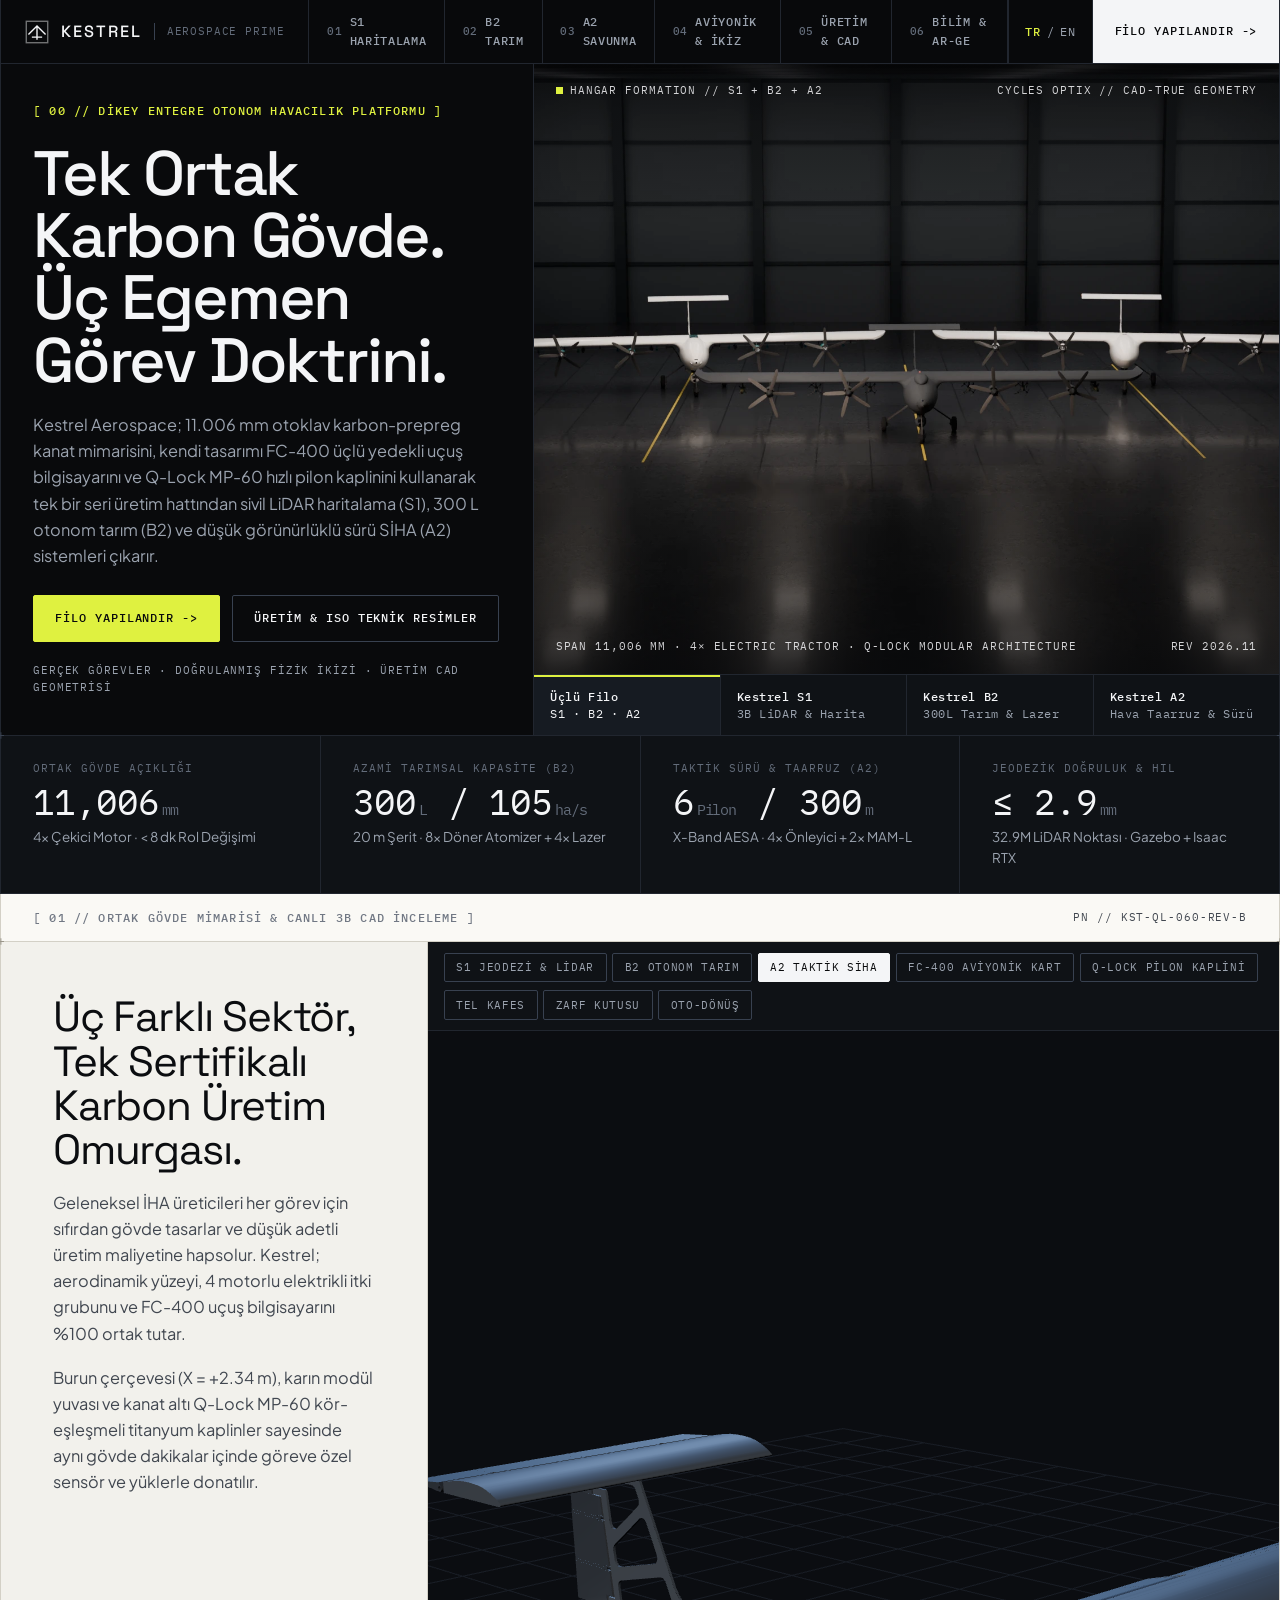
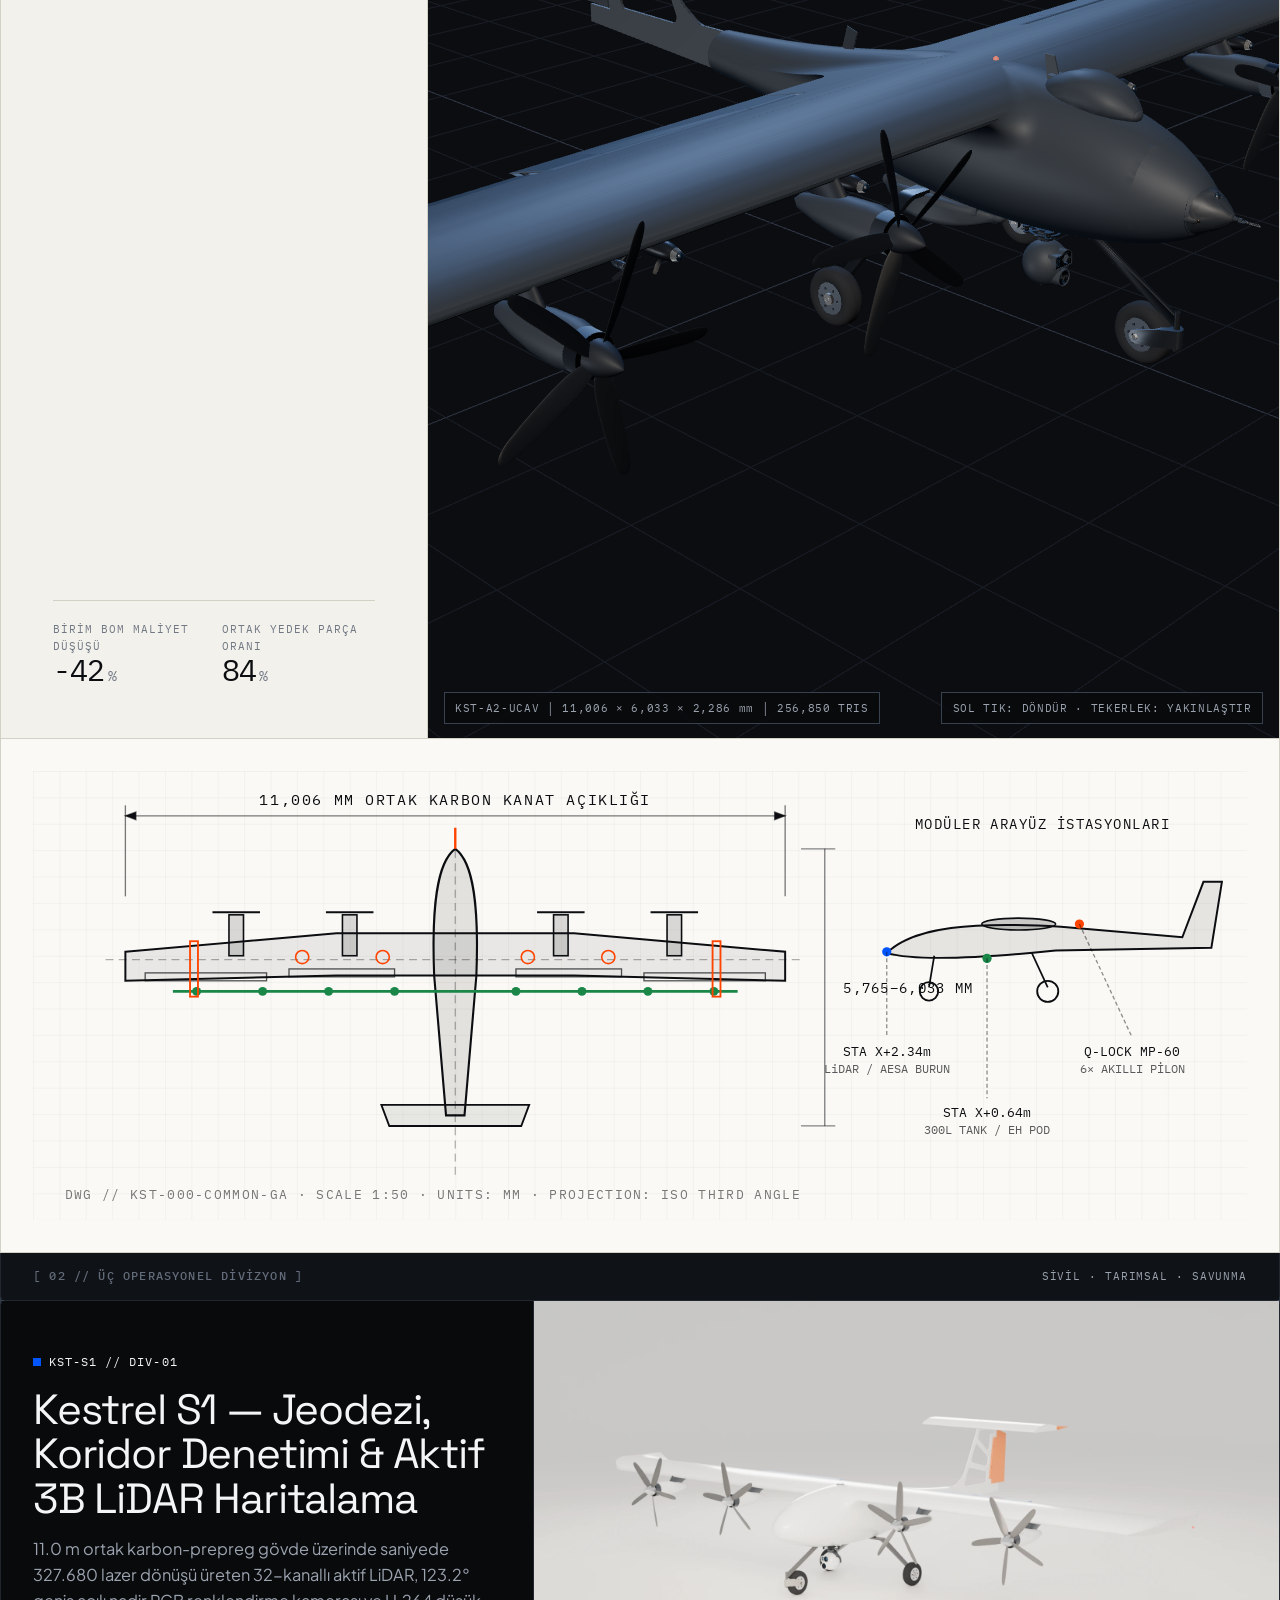
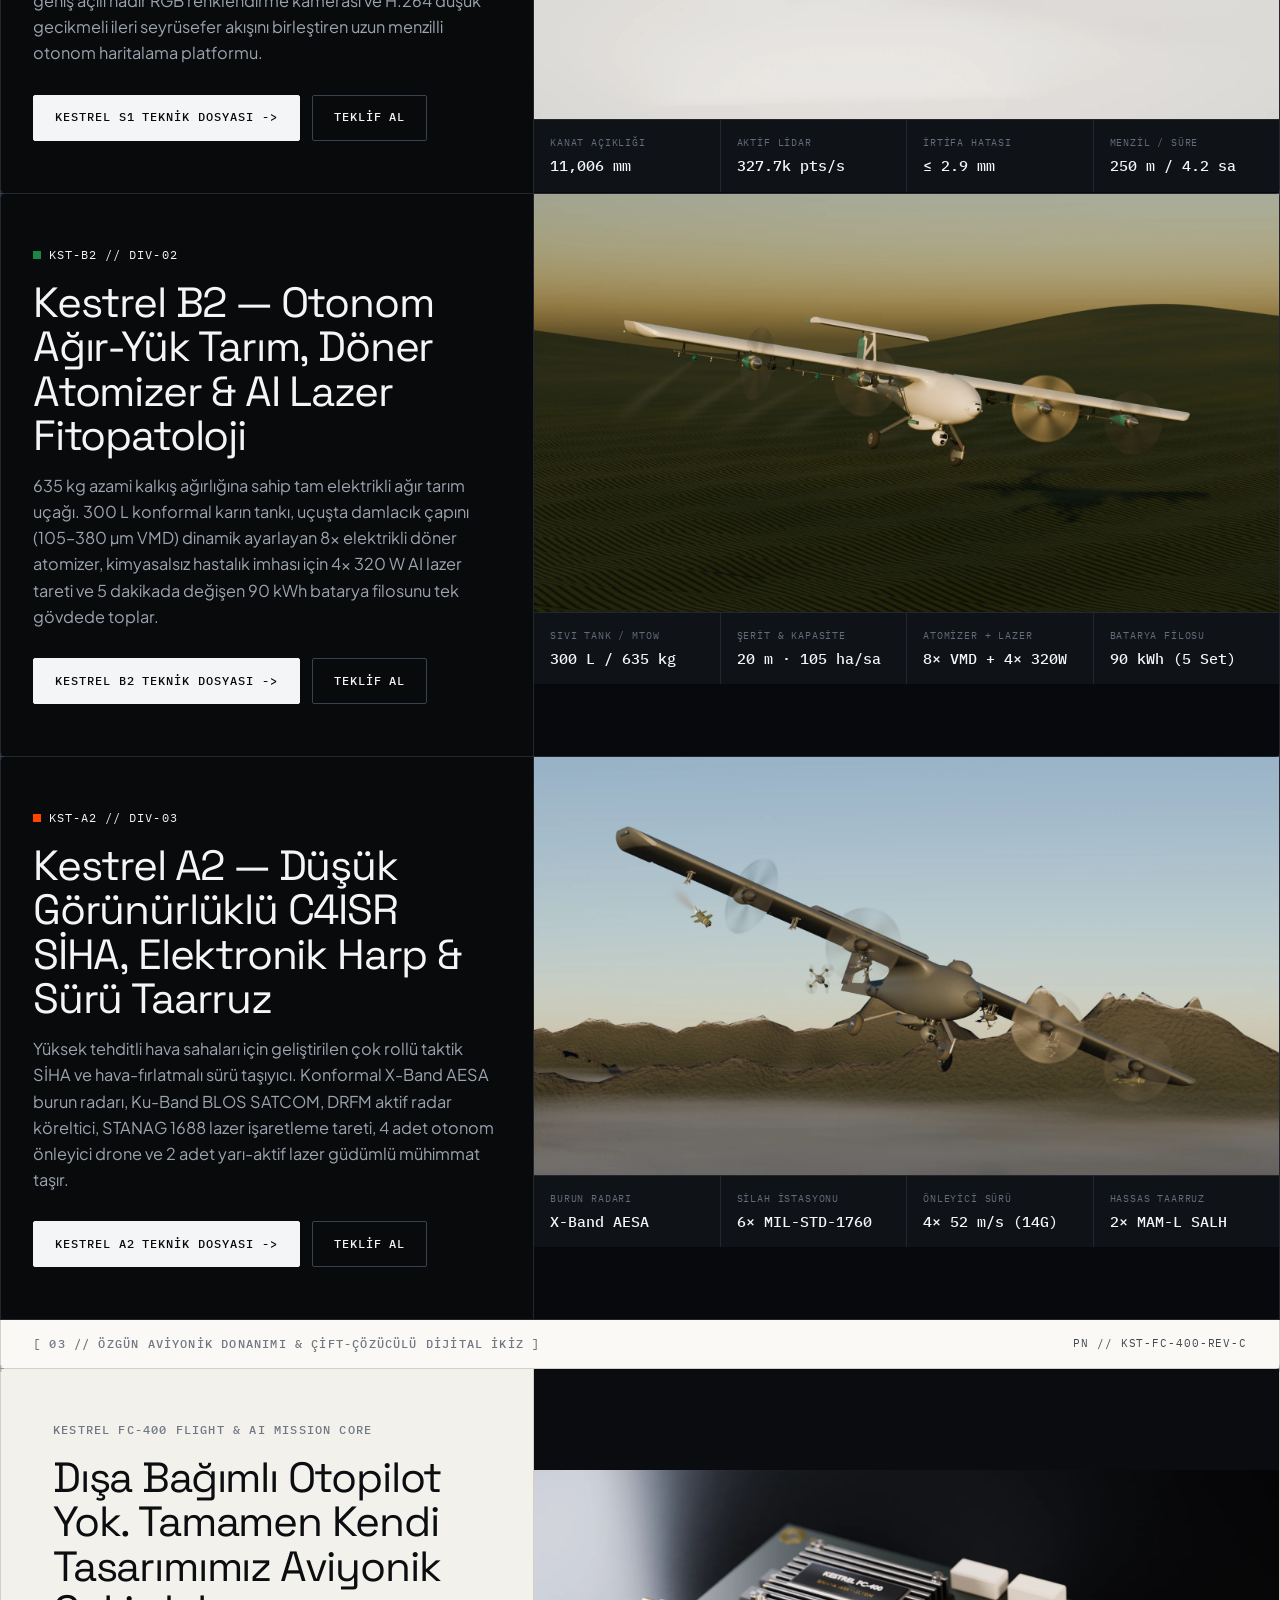
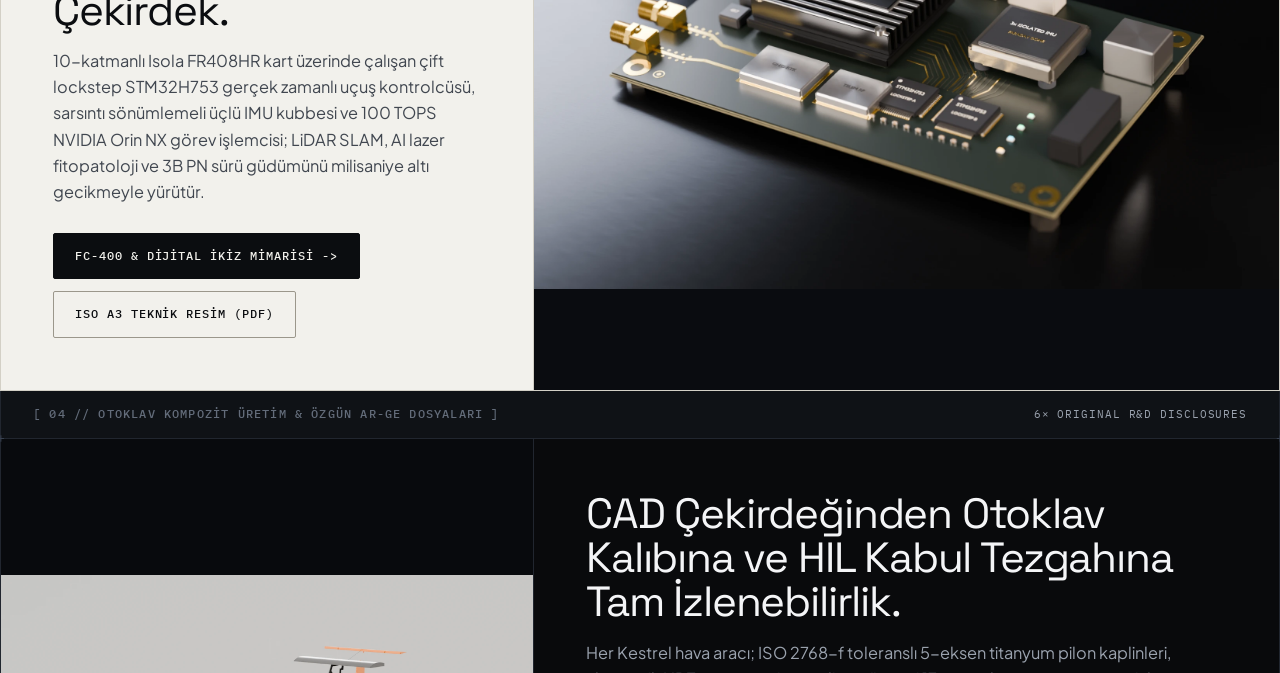
<file: index.html>
<!DOCTYPE html>
<html lang="tr">
<head>
  <meta charset="UTF-8" />
  <meta name="viewport" content="width=device-width, initial-scale=1.0" />
  <title>KESTREL AEROSPACE — Otonom Havacılık, Tarım &amp; Taktik SİHA Sistemleri</title>
  <meta name="description" content="Kestrel Aerospace: 11.0 m ortak karbon-prepreg gövde mimarisi üzerinde S1 Aktif LiDAR Haritalama, B2 300L Otonom Tarım &amp; AI Lazer ve A2 Taktik SİHA &amp; Sürü sistemleri." />
  <link rel="preconnect" href="https://fonts.googleapis.com" />
  <link rel="preconnect" href="https://fonts.gstatic.com" crossorigin />
  <link href="https://fonts.googleapis.com/css2?family=IBM+Plex+Mono:wght@400;500;600&amp;family=Plus+Jakarta+Sans:wght@400;500;600&amp;family=Space+Grotesk:wght@400;500;600&amp;display=swap" rel="stylesheet" />
  <link rel="icon" type="image/svg+xml" href="./favicon.svg" />
  <link rel="stylesheet" href="./css/kestrel.css" />
  <link rel="stylesheet" href="./assets/hil_rig_anatomy.css" onerror="this.remove()" />
  <script type="importmap">
  {
    "imports": {
      "three": "./vendor/three.module.js",
      "three/addons/": "./vendor/jsm/"
    }
  }
  </script>
</head>
<body>
  <header class="site-header" id="site-header"></header>
  <main id="app-root"></main>
  <footer class="site-footer" id="site-footer"></footer>
  <script type="module" src="./js/app.js"></script>
</body>
</html>
</file>
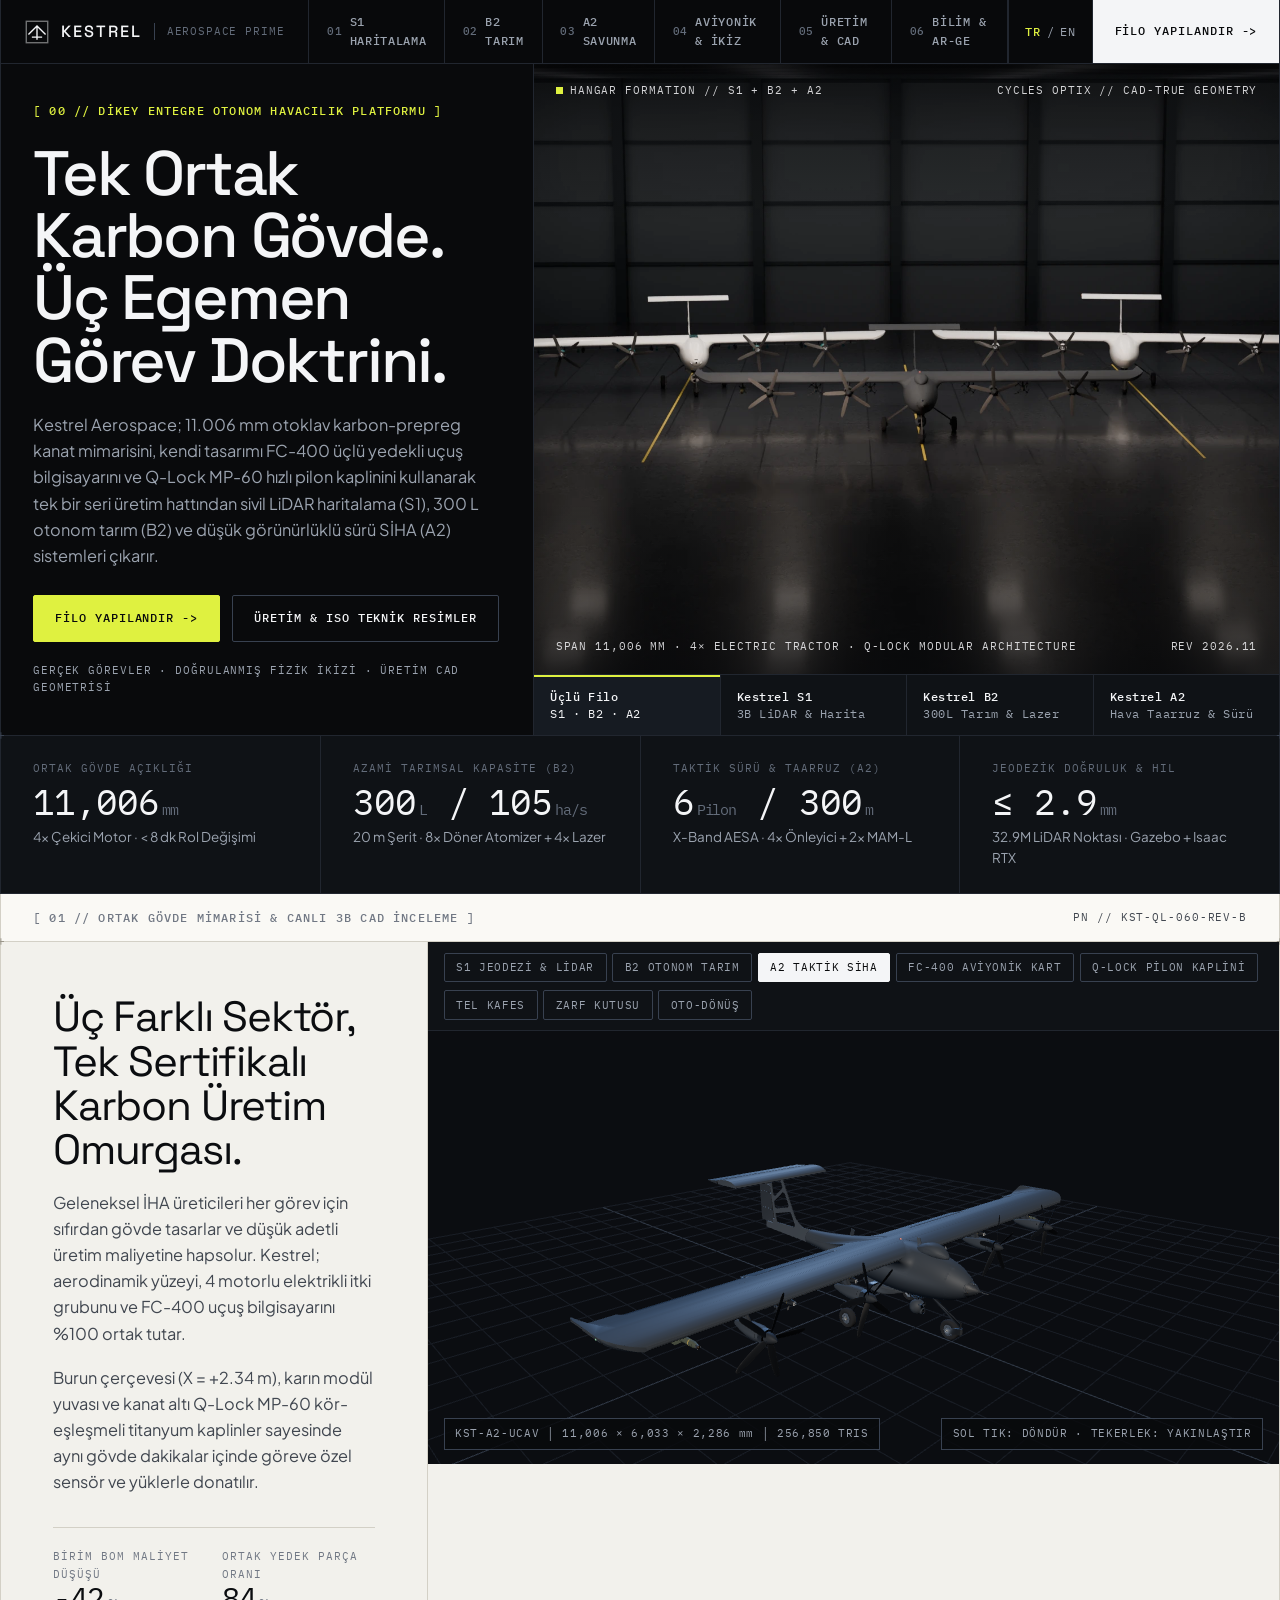
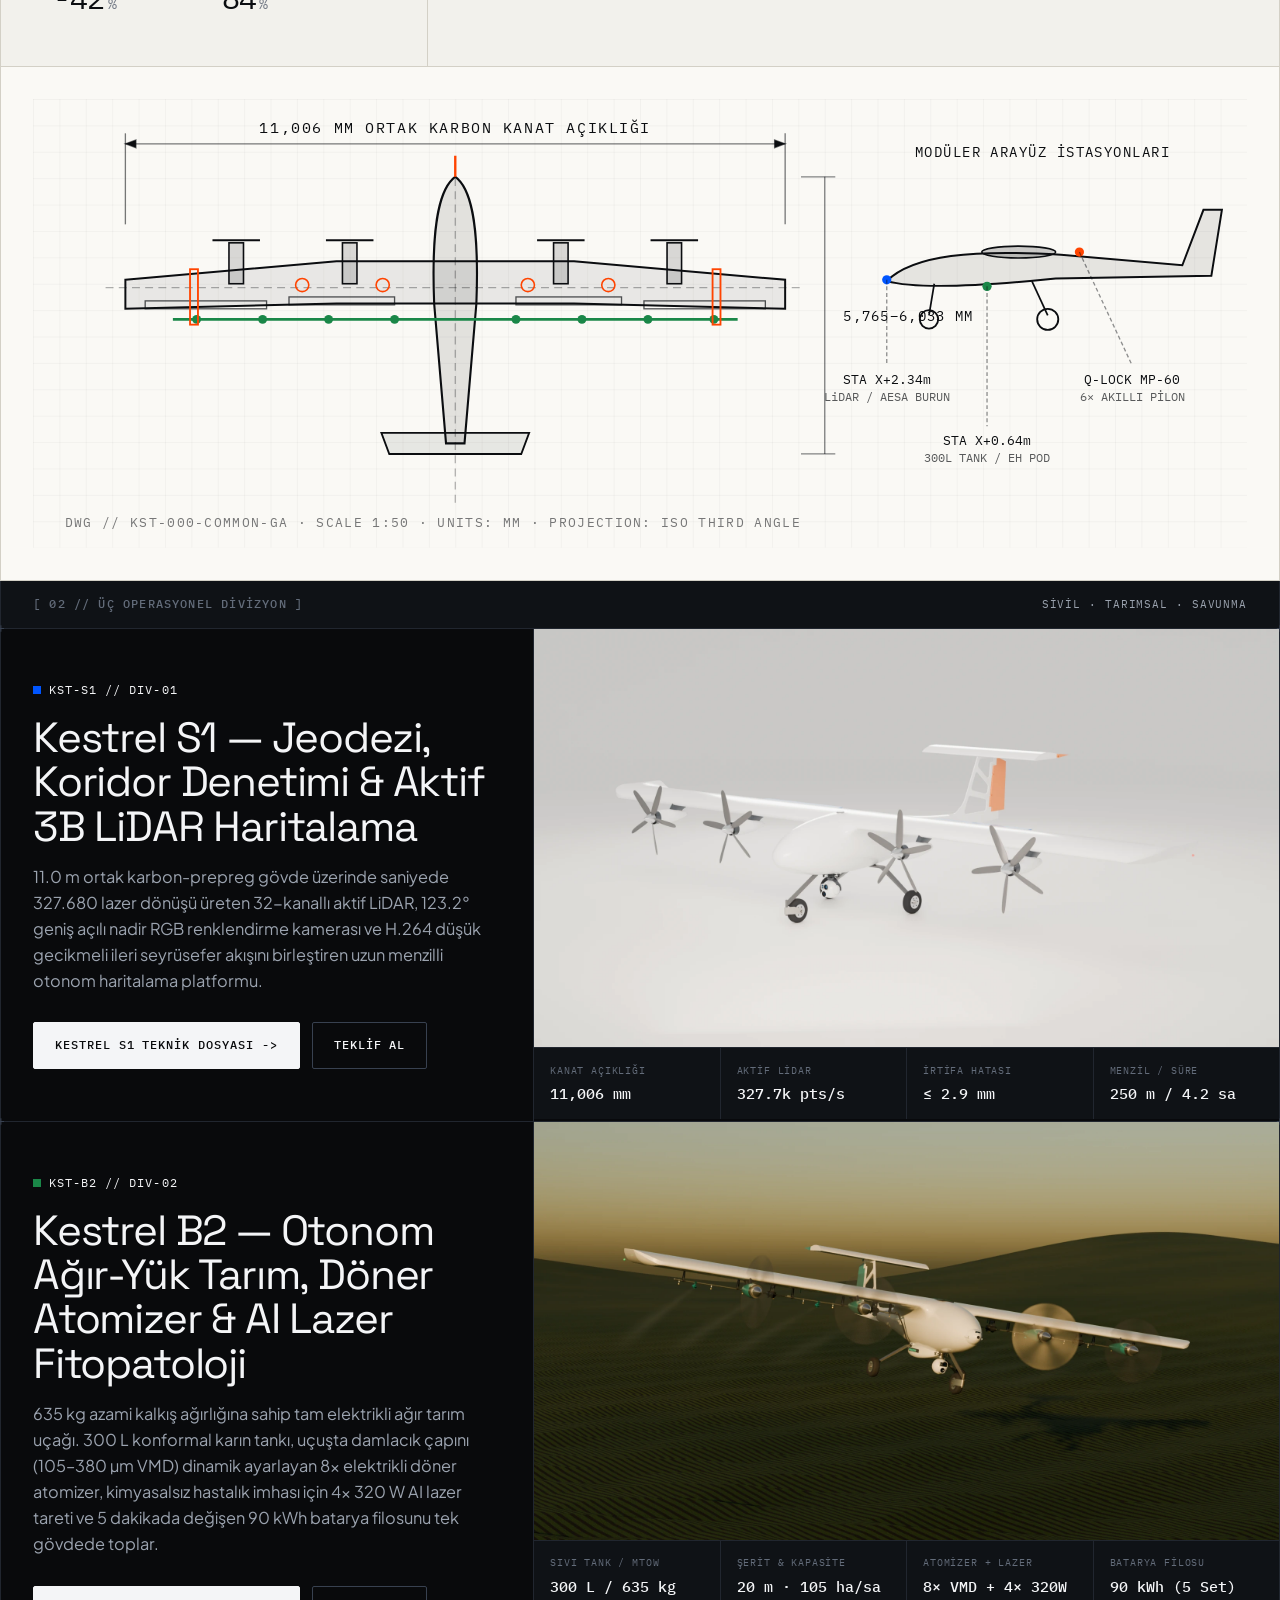
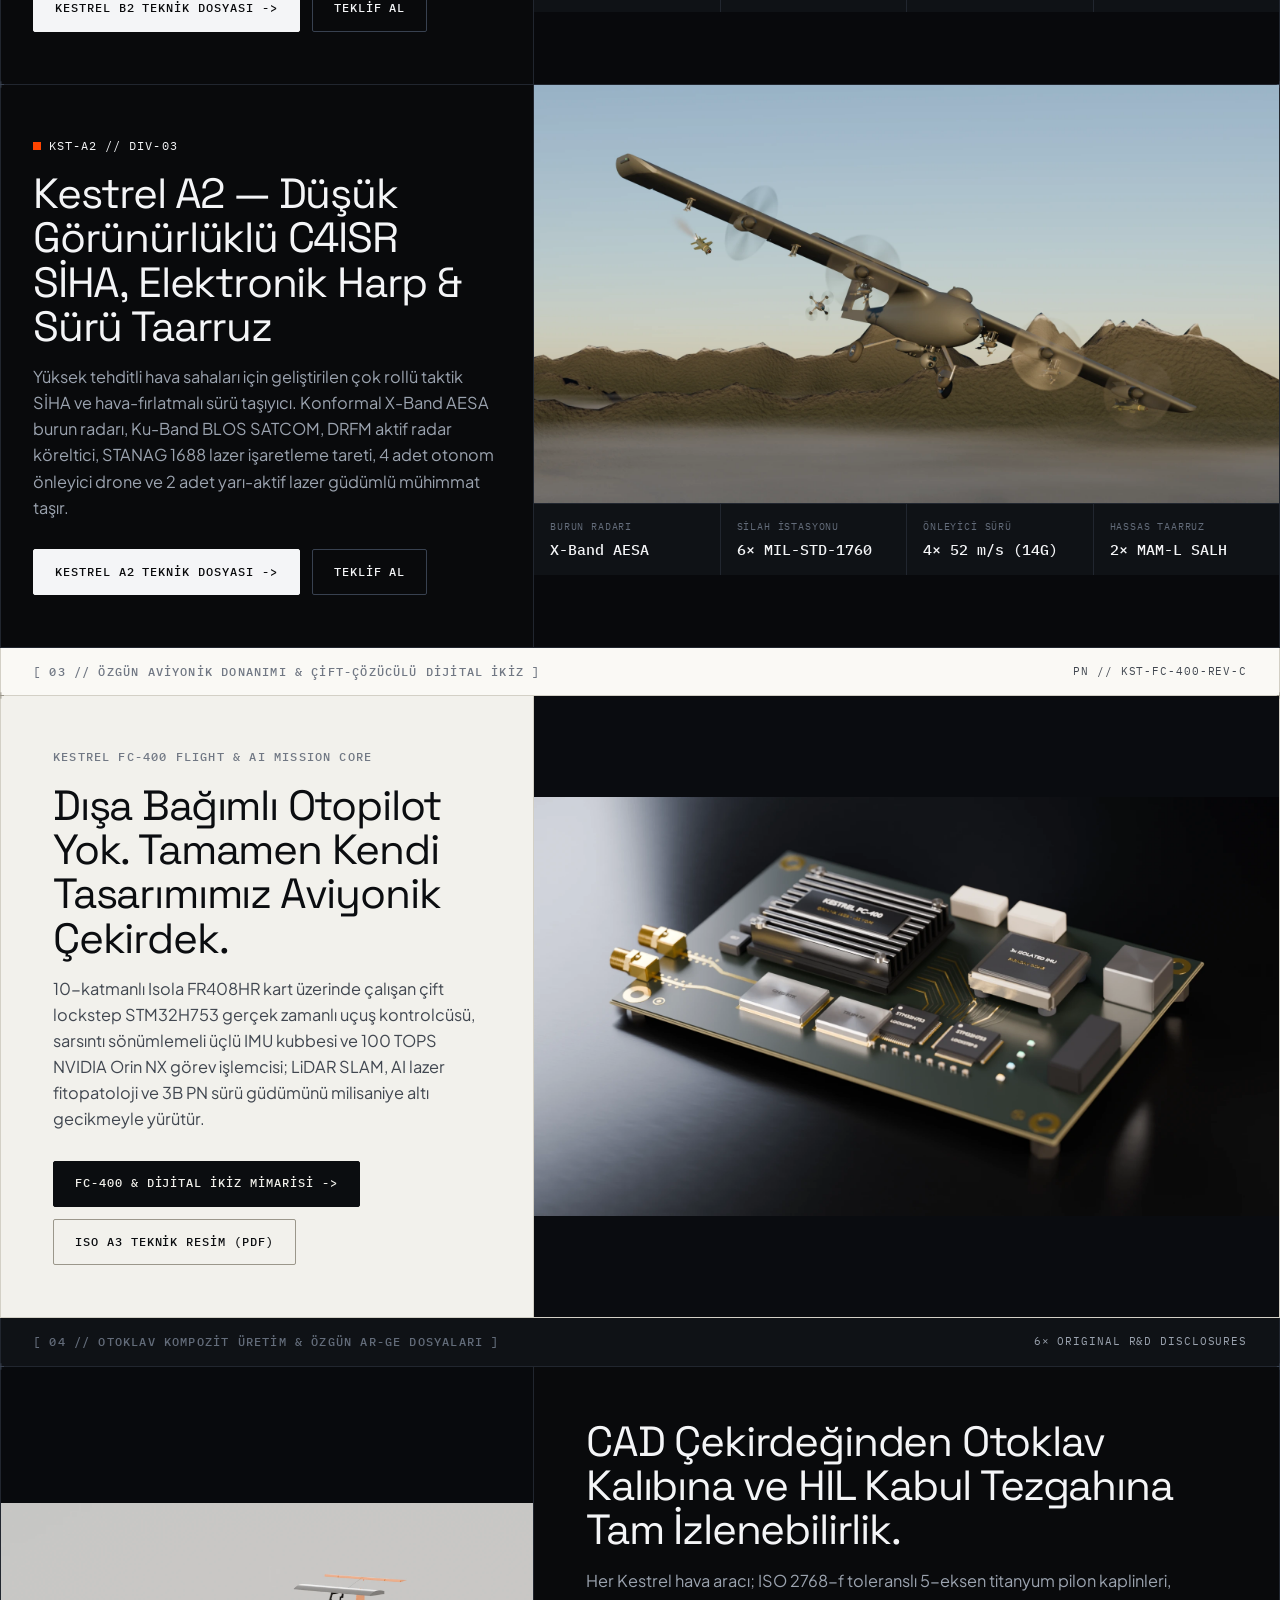
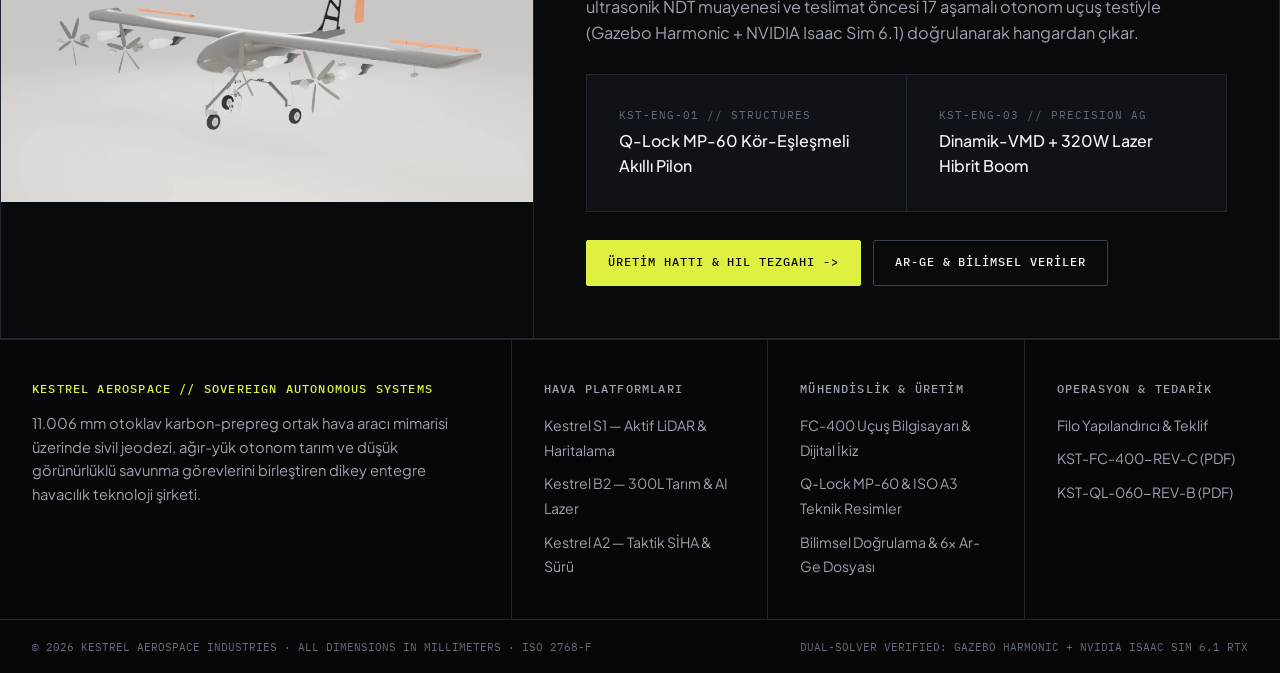
<file: avionics/index.html>
<!DOCTYPE html>
<html lang="tr">
<head>
  <meta charset="UTF-8" />
  <meta name="viewport" content="width=device-width, initial-scale=1.0" />
  <title>KESTREL AEROSPACE — Otonom Havacılık, Tarım &amp; Taktik SİHA Sistemleri</title>
  <meta name="description" content="Kestrel Aerospace: 11.0 m ortak karbon-prepreg gövde mimarisi üzerinde S1 Aktif LiDAR Haritalama, B2 300L Otonom Tarım &amp; AI Lazer ve A2 Taktik SİHA &amp; Sürü sistemleri." />
  <link rel="preconnect" href="https://fonts.googleapis.com" />
  <link rel="preconnect" href="https://fonts.gstatic.com" crossorigin />
  <link href="https://fonts.googleapis.com/css2?family=IBM+Plex+Mono:wght@400;500;600&amp;family=Plus+Jakarta+Sans:wght@400;500;600&amp;family=Space+Grotesk:wght@400;500;600&amp;display=swap" rel="stylesheet" />
  <link rel="icon" type="image/svg+xml" href="../favicon.svg" />
  <link rel="stylesheet" href="../css/kestrel.css" />
  <link rel="stylesheet" href="../assets/hil_rig_anatomy.css" onerror="this.remove()" />
  <script type="importmap">
  {
    "imports": {
      "three": "../vendor/three.module.js",
      "three/addons/": "../vendor/jsm/"
    }
  }
  </script>
</head>
<body>
  <header class="site-header" id="site-header"></header>
  <main id="app-root"></main>
  <footer class="site-footer" id="site-footer"></footer>
  <script type="module" src="../js/app.js"></script>
</body>
</html>
</file>
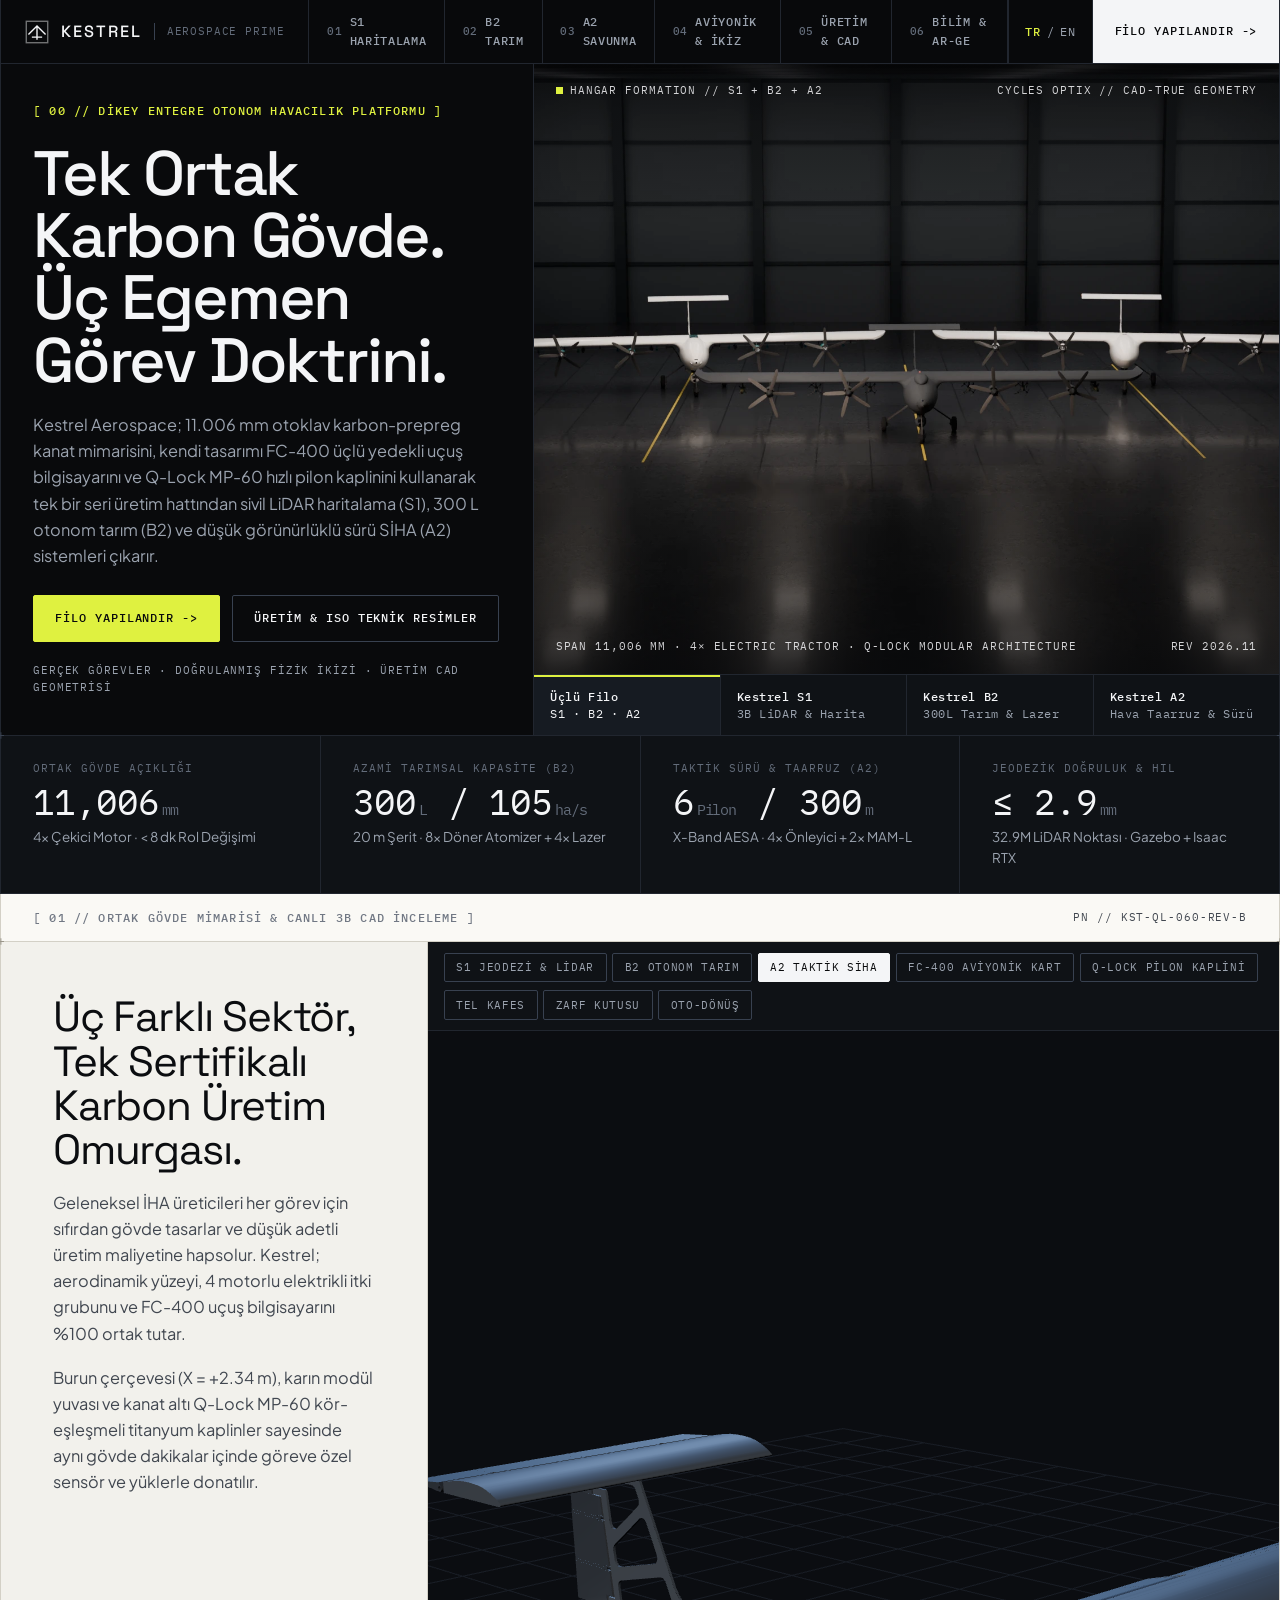
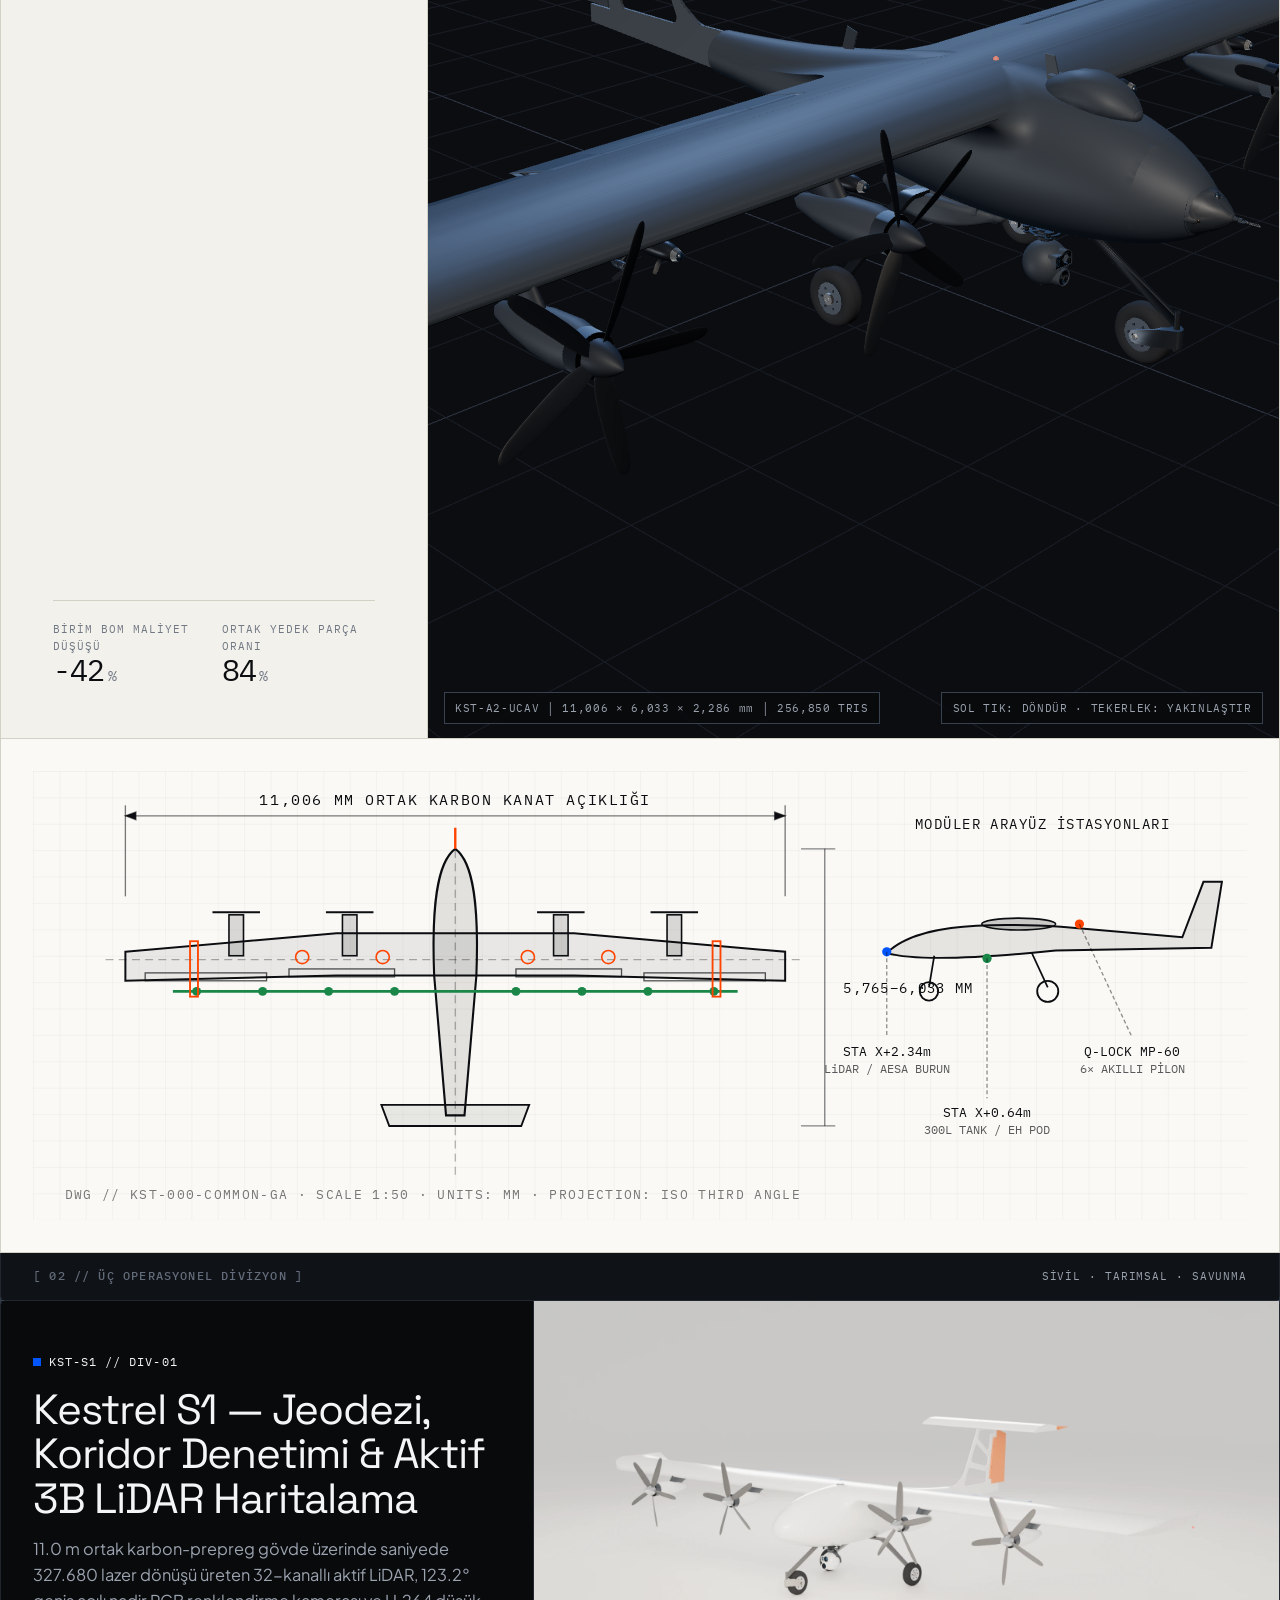
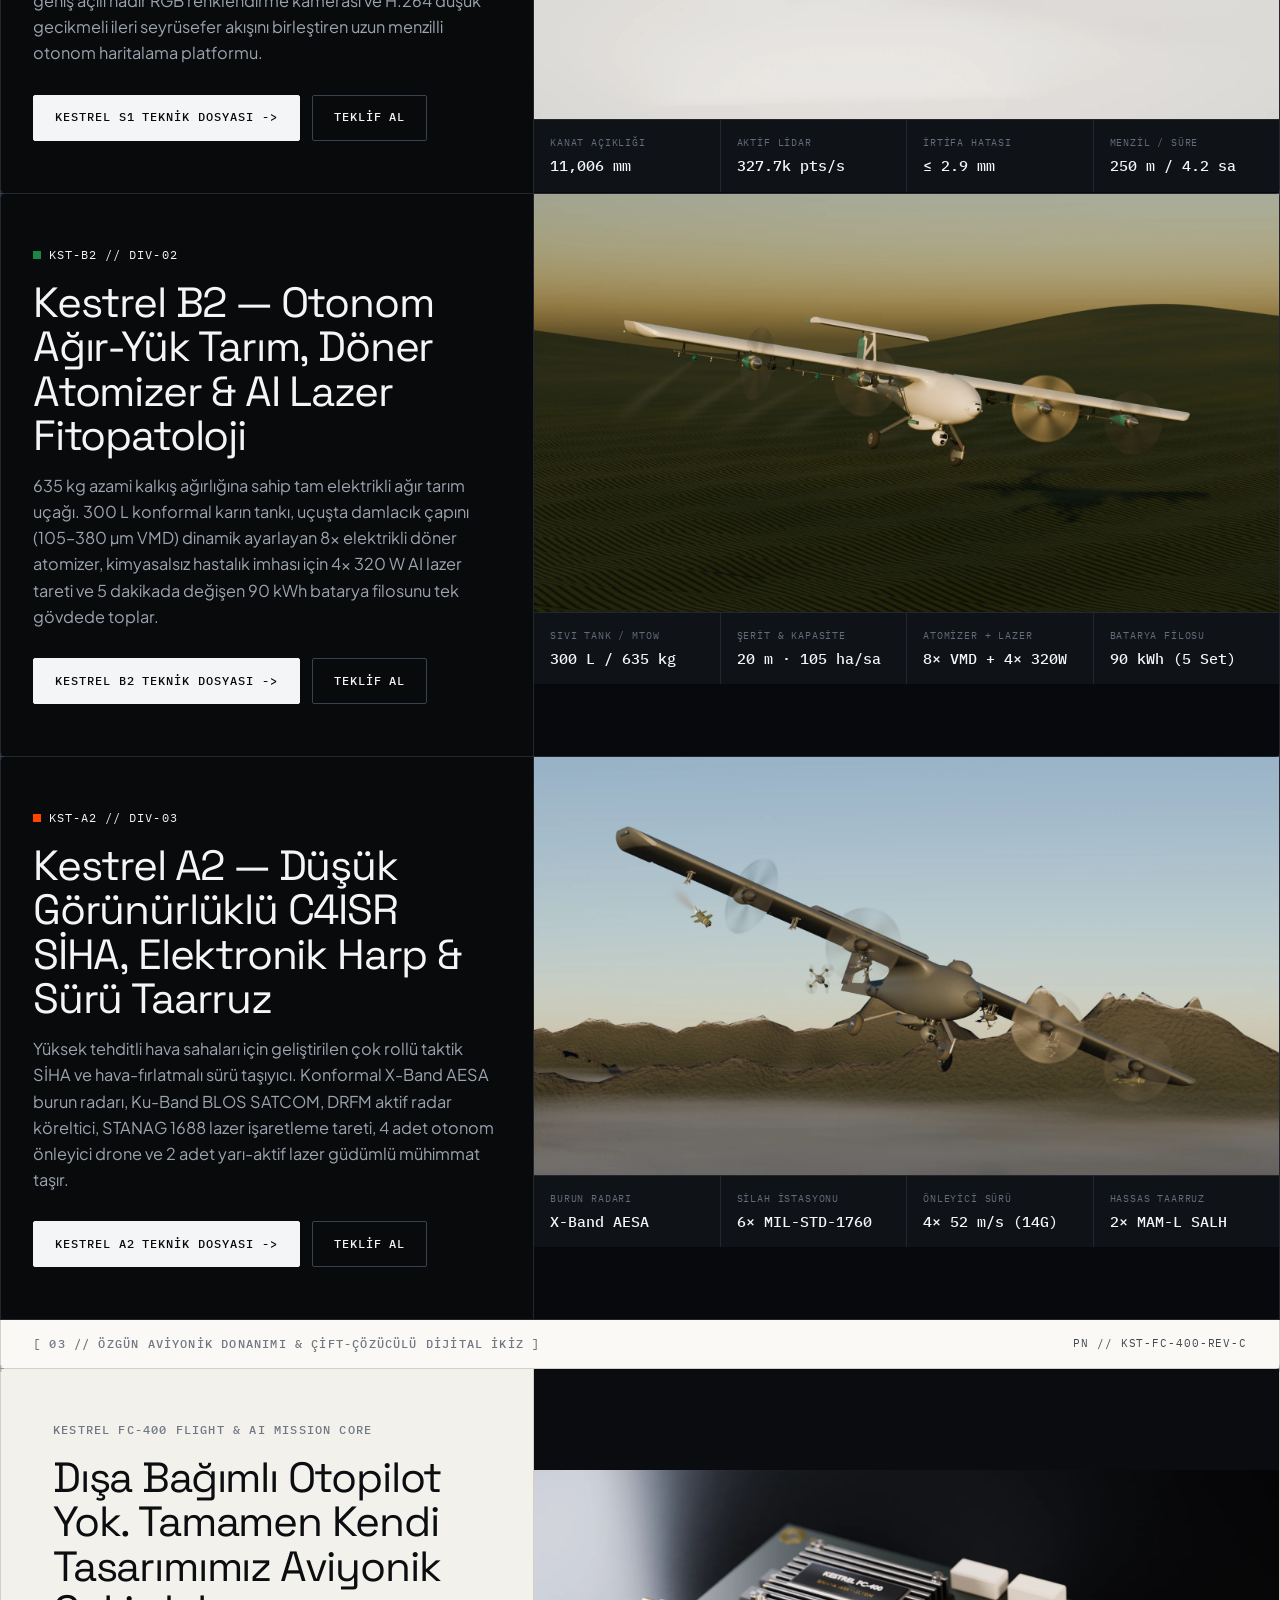
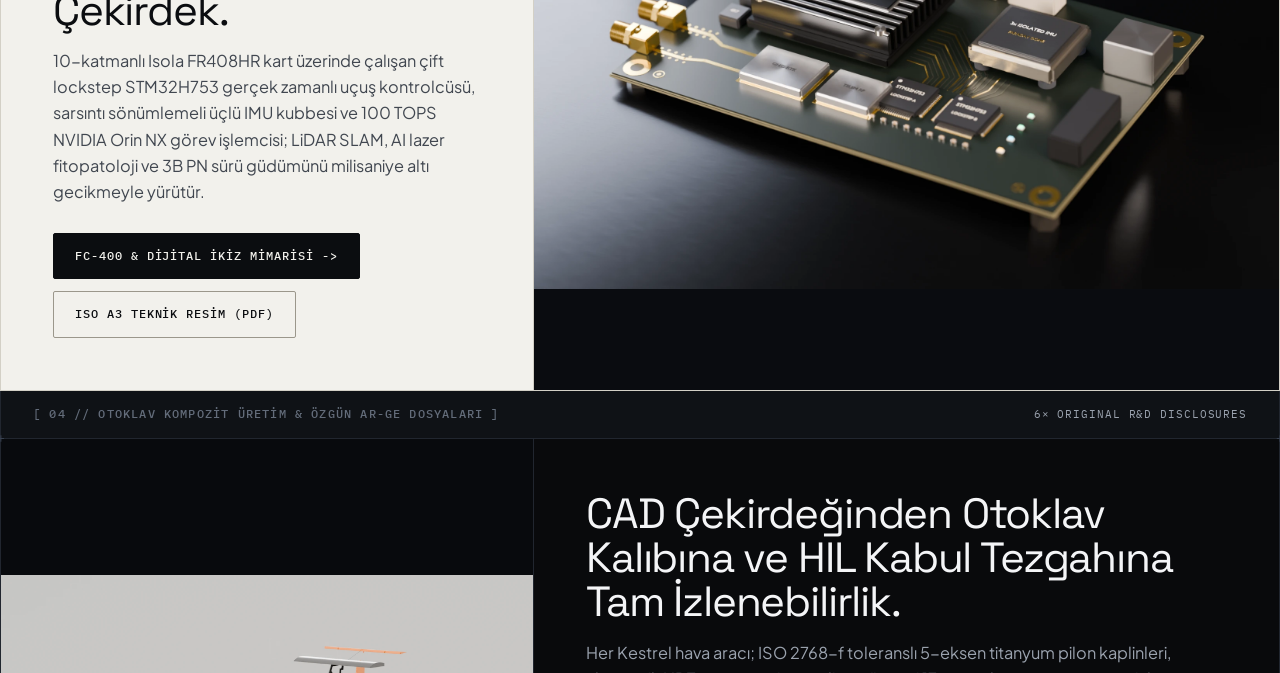
<file: platforms/a2/index.html>
<!DOCTYPE html>
<html lang="tr">
<head>
  <meta charset="UTF-8" />
  <meta name="viewport" content="width=device-width, initial-scale=1.0" />
  <title>KESTREL AEROSPACE — Otonom Havacılık, Tarım &amp; Taktik SİHA Sistemleri</title>
  <meta name="description" content="Kestrel Aerospace: 11.0 m ortak karbon-prepreg gövde mimarisi üzerinde S1 Aktif LiDAR Haritalama, B2 300L Otonom Tarım &amp; AI Lazer ve A2 Taktik SİHA &amp; Sürü sistemleri." />
  <link rel="preconnect" href="https://fonts.googleapis.com" />
  <link rel="preconnect" href="https://fonts.gstatic.com" crossorigin />
  <link href="https://fonts.googleapis.com/css2?family=IBM+Plex+Mono:wght@400;500;600&amp;family=Plus+Jakarta+Sans:wght@400;500;600&amp;family=Space+Grotesk:wght@400;500;600&amp;display=swap" rel="stylesheet" />
  <link rel="icon" type="image/svg+xml" href="../../favicon.svg" />
  <link rel="stylesheet" href="../../css/kestrel.css" />
  <link rel="stylesheet" href="../../assets/hil_rig_anatomy.css" onerror="this.remove()" />
  <script type="importmap">
  {
    "imports": {
      "three": "../../vendor/three.module.js",
      "three/addons/": "../../vendor/jsm/"
    }
  }
  </script>
</head>
<body>
  <header class="site-header" id="site-header"></header>
  <main id="app-root"></main>
  <footer class="site-footer" id="site-footer"></footer>
  <script type="module" src="../../js/app.js"></script>
</body>
</html>
</file>
<file: css/kestrel.css>
/* ==========================================================================
   KESTREL AEROSPACE — INDUSTRIAL & SOVEREIGN AVIATION DESIGN SYSTEM
   Built on aerospace-web-craft (Pyka × Anduril × Quantum-Systems × Boom)
   Zero AI-Slop: 0–2px radii, 1px exposed hairlines, zero neon blur gradients.
   ========================================================================== */

:root {
  --font-display: 'Space Grotesk', -apple-system, BlinkMacSystemFont, sans-serif;
  --font-sans: 'Plus Jakarta Sans', -apple-system, BlinkMacSystemFont, sans-serif;
  --font-mono: 'IBM Plex Mono', ui-monospace, SFMono-Regular, Menlo, monospace;

  /* Dark Hangar / C2 Telemetry Chapter Tokens */
  --bg-obsidian: #090A0C;
  --bg-hangar: #0F1216;
  --bg-panel: #161B22;
  --ink-primary-dark: #F4F5F7;
  --ink-secondary-dark: #9BA3AF;
  --ink-muted-dark: #636C7A;
  --hairline-dark: #21262F;
  --hairline-dark-strong: #384150;

  /* Light Archival Drafting Paper Chapter Tokens */
  --bg-bone: #F2F1EC;
  --bg-paper: #FAF9F5;
  --bg-stone: #E5E3DB;
  --ink-primary-light: #0B0D10;
  --ink-secondary-light: #414750;
  --ink-muted-light: #717884;
  --hairline-light: #D3D0C6;
  --hairline-light-strong: #9B978B;

  /* Strictly Scoped Industrial Signal Accents (<5% area) */
  --signal-volt: #DFF140;
  --accent-s1: #0055FF;
  --accent-b2: #1A8748;
  --accent-b2-hi: #B8DF24;
  --accent-a2: #FF4400;
  --status-ok: #12B76A;
  --status-warn: #F79009;

  --container-max: 1440px;
  --header-h: 64px;
  --cell-pad-sm: 1.25rem;
  --cell-pad-md: 2rem;
  --cell-pad-lg: 3.25rem;
  --section-py: clamp(4rem, 7vw, 6.75rem);
  --radius-none: 0px;
  --radius-micro: 2px;
  --snap-fast: 120ms linear;
  --ease-mech: cubic-bezier(0.16, 1, 0.3, 1);
}

*, *::before, *::after {
  box-sizing: border-box;
}

html {
  font-size: 16px;
  scroll-behavior: smooth;
  -webkit-font-smoothing: antialiased;
  -moz-osx-font-smoothing: grayscale;
  background-color: var(--bg-obsidian);
  color: var(--ink-primary-dark);
}

body {
  margin: 0;
  font-family: var(--font-sans);
  font-weight: 400;
  line-height: 1.55;
  background-color: var(--bg-obsidian);
  color: var(--ink-primary-dark);
  overflow-x: hidden;
}

img, svg, canvas, video {
  display: block;
  max-width: 100%;
}

button, input, select, textarea {
  font-family: inherit;
}

/* Numeric Precision Discipline */
.tnum, table, .metric-val, .spec-val, .eyebrow, .mono, code {
  font-variant-numeric: tabular-nums slashed-zero;
  font-feature-settings: "tnum" 1, "zero" 1;
}

.mono {
  font-family: var(--font-mono);
}

/* Chapter Themes */
[data-theme="dark"] {
  --bg-canvas: var(--bg-obsidian);
  --bg-surface: var(--bg-hangar);
  --bg-elevated: var(--bg-panel);
  --ink-primary: var(--ink-primary-dark);
  --ink-secondary: var(--ink-secondary-dark);
  --ink-muted: var(--ink-muted-dark);
  --hairline: var(--hairline-dark);
  --hairline-strong: var(--hairline-dark-strong);
  background-color: var(--bg-canvas);
  color: var(--ink-primary);
}

[data-theme="light"] {
  --bg-canvas: var(--bg-bone);
  --bg-surface: var(--bg-paper);
  --bg-elevated: var(--bg-stone);
  --ink-primary: var(--ink-primary-light);
  --ink-secondary: var(--ink-secondary-light);
  --ink-muted: var(--ink-muted-light);
  --hairline: var(--hairline-light);
  --hairline-strong: var(--hairline-light-strong);
  background-color: var(--bg-canvas);
  color: var(--ink-primary);
}

[data-div="s1"] { --accent-div: var(--accent-s1); }
[data-div="b2"] { --accent-div: var(--accent-b2); }
[data-div="a2"] { --accent-div: var(--accent-a2); }

/* ==========================================================================
   STICKY SWISS AEROSPACE HEADER & NAVIGATION
   ========================================================================== */
.site-header {
  position: sticky;
  top: 0;
  z-index: 90;
  height: var(--header-h);
  width: 100%;
  background: rgba(9, 10, 12, 0.92);
  backdrop-filter: blur(8px);
  border-bottom: 1px solid var(--hairline-dark);
  color: var(--ink-primary-dark);
}

.header-inner {
  max-width: var(--container-max);
  height: 100%;
  margin: 0 auto;
  border-inline: 1px solid var(--hairline-dark);
  display: flex;
  align-items: stretch;
  justify-content: space-between;
}

.brand-cell {
  display: flex;
  align-items: center;
  gap: 0.75rem;
  padding: 0 1.5rem;
  border-right: 1px solid var(--hairline-dark);
  text-decoration: none;
  color: var(--ink-primary-dark);
  white-space: nowrap;
}

.brand-mark {
  width: 24px;
  height: 24px;
  flex-shrink: 0;
}

.brand-wordmark {
  font-family: var(--font-display);
  font-weight: 500;
  font-size: 1.02rem;
  letter-spacing: 0.12em;
  text-transform: uppercase;
}

.brand-sub {
  font-family: var(--font-mono);
  font-size: 0.66rem;
  letter-spacing: 0.08em;
  color: var(--ink-muted-dark);
  border-left: 1px solid var(--hairline-dark-strong);
  padding-left: 0.75rem;
}

.nav-links {
  display: flex;
  align-items: stretch;
  flex: 1;
}

.nav-item {
  display: inline-flex;
  align-items: center;
  gap: 0.45rem;
  padding: 0 1.1rem;
  border-right: 1px solid var(--hairline-dark);
  font-family: var(--font-mono);
  font-size: 0.73rem;
  font-weight: 500;
  letter-spacing: 0.06em;
  text-transform: uppercase;
  color: var(--ink-secondary-dark);
  text-decoration: none;
  background: transparent;
  border-top: none;
  border-bottom: none;
  border-left: none;
  cursor: pointer;
  transition: color var(--snap-fast), background-color var(--snap-fast);
  position: relative;
}

.nav-item .idx {
  color: var(--ink-muted-dark);
  font-size: 0.68rem;
}

.nav-item:hover,
.nav-item.active {
  color: var(--ink-primary-dark);
  background-color: var(--bg-hangar);
}

.nav-item.active::after {
  content: '';
  position: absolute;
  left: 0;
  right: 0;
  bottom: 0;
  height: 2px;
  background: var(--signal-volt);
}

.header-actions {
  display: flex;
  align-items: stretch;
}

.lang-toggle {
  display: inline-flex;
  align-items: center;
  gap: 0.35rem;
  padding: 0 1rem;
  border: none;
  border-left: 1px solid var(--hairline-dark);
  background: transparent;
  color: var(--ink-secondary-dark);
  font-family: var(--font-mono);
  font-size: 0.72rem;
  letter-spacing: 0.08em;
  cursor: pointer;
  transition: background-color var(--snap-fast), color var(--snap-fast);
}

.lang-toggle:hover {
  background: var(--bg-hangar);
  color: var(--ink-primary-dark);
}

.lang-toggle .active-lang {
  color: var(--signal-volt);
  font-weight: 500;
}

.header-cta {
  display: inline-flex;
  align-items: center;
  gap: 0.5rem;
  padding: 0 1.35rem;
  background: var(--ink-primary-dark);
  color: var(--bg-obsidian);
  border-left: 1px solid var(--hairline-dark);
  font-family: var(--font-mono);
  font-size: 0.73rem;
  font-weight: 500;
  letter-spacing: 0.08em;
  text-transform: uppercase;
  text-decoration: none;
  transition: background-color var(--snap-fast), color var(--snap-fast);
  white-space: nowrap;
}

.header-cta:hover {
  background: var(--signal-volt);
  color: var(--bg-obsidian);
}

.mobile-menu-btn {
  display: none;
  align-items: center;
  justify-content: center;
  width: 56px;
  background: transparent;
  border: none;
  border-left: 1px solid var(--hairline-dark);
  color: var(--ink-primary-dark);
  font-family: var(--font-mono);
  font-size: 0.75rem;
  cursor: pointer;
}

/* ==========================================================================
   STRUCTURAL 12-COLUMN SWISS HAIRLINE GRID & REGISTRATION MARKS
   ========================================================================== */
.chapter {
  width: 100%;
  border-bottom: 1px solid var(--hairline);
  position: relative;
}

.rail {
  max-width: var(--container-max);
  margin: 0 auto;
  border-inline: 1px solid var(--hairline);
  position: relative;
}

.fiducial-row {
  position: relative;
}

.fiducial-row::before,
.fiducial-row::after {
  content: '+';
  position: absolute;
  top: -8px;
  font-family: var(--font-mono);
  font-size: 13px;
  line-height: 1;
  color: var(--hairline-strong);
  pointer-events: none;
  z-index: 4;
}

.fiducial-row::before { left: -4.5px; }
.fiducial-row::after { right: -4.5px; }

.section-header-bar {
  display: flex;
  align-items: center;
  justify-content: space-between;
  gap: 1rem;
  padding: 0.9rem var(--cell-pad-md);
  border-bottom: 1px solid var(--hairline);
  background: var(--bg-surface);
}

.eyebrow {
  font-family: var(--font-mono);
  font-size: 0.74rem;
  font-weight: 500;
  letter-spacing: 0.10em;
  text-transform: uppercase;
  color: var(--ink-muted);
}

.eyebrow-tag {
  font-family: var(--font-mono);
  font-size: 0.70rem;
  letter-spacing: 0.08em;
  text-transform: uppercase;
  color: var(--ink-secondary);
}

/* Typography Hierarchy */
.h-hero {
  font-family: var(--font-display);
  font-size: clamp(2.45rem, 4.9vw, 4.75rem);
  font-weight: 500;
  line-height: 0.99;
  letter-spacing: -0.035em;
  margin: 0;
}

.h-chapter {
  font-family: var(--font-display);
  font-size: clamp(1.85rem, 3.3vw, 3.15rem);
  font-weight: 400;
  line-height: 1.05;
  letter-spacing: -0.028em;
  margin: 0;
}

.h-sub {
  font-family: var(--font-display);
  font-size: clamp(1.2rem, 1.7vw, 1.55rem);
  font-weight: 500;
  line-height: 1.18;
  letter-spacing: -0.016em;
  margin: 0;
}

.prose {
  font-size: 1.02rem;
  line-height: 1.6;
  color: var(--ink-secondary);
  max-width: 62ch;
  margin: 0;
}

/* Hairline Cell Layouts */
.cells-4 {
  display: grid;
  grid-template-columns: repeat(4, minmax(0, 1fr));
  gap: 1px;
  background: var(--hairline);
}

.cells-3 {
  display: grid;
  grid-template-columns: repeat(3, minmax(0, 1fr));
  gap: 1px;
  background: var(--hairline);
}

.cells-2 {
  display: grid;
  grid-template-columns: repeat(2, minmax(0, 1fr));
  gap: 1px;
  background: var(--hairline);
}

.split-4-8 {
  display: grid;
  grid-template-columns: 4fr 8fr;
  gap: 1px;
  background: var(--hairline);
}

.split-5-7 {
  display: grid;
  grid-template-columns: 5fr 7fr;
  gap: 1px;
  background: var(--hairline);
}

.cell {
  background: var(--bg-canvas);
  padding: var(--cell-pad-md);
}

.cell-surface {
  background: var(--bg-surface);
  padding: var(--cell-pad-md);
}

.cell-lg {
  background: var(--bg-canvas);
  padding: var(--cell-pad-lg);
}

/* Mechanical Buttons */
.btn-row {
  display: flex;
  flex-wrap: wrap;
  gap: 0.75rem;
  align-items: center;
}

.btn {
  display: inline-flex;
  align-items: center;
  gap: 0.65rem;
  padding: 0.8rem 1.3rem;
  border-radius: var(--radius-micro);
  border: 1px solid var(--ink-primary);
  background: var(--ink-primary);
  color: var(--bg-canvas);
  font-family: var(--font-mono);
  font-size: 0.76rem;
  font-weight: 500;
  letter-spacing: 0.08em;
  text-transform: uppercase;
  text-decoration: none;
  cursor: pointer;
  transition: background-color var(--snap-fast), color var(--snap-fast), border-color var(--snap-fast);
}

.btn:hover {
  background: transparent;
  color: var(--ink-primary);
}

.btn-outline {
  background: transparent;
  color: var(--ink-primary);
  border: 1px solid var(--hairline-strong);
}

.btn-outline:hover {
  background: var(--ink-primary);
  color: var(--bg-canvas);
  border-color: var(--ink-primary);
}

.btn-volt {
  background: var(--signal-volt);
  color: #090A0C;
  border-color: var(--signal-volt);
}

.btn-volt:hover {
  background: transparent;
  color: var(--signal-volt);
}

/* ==========================================================================
   HERO CHAPTER & METRIC LEDGER
   ========================================================================== */
.hero-grid {
  display: grid;
  grid-template-columns: 5fr 7fr;
  gap: 1px;
  background: var(--hairline);
  min-height: 520px;
}

.hero-copy-cell {
  background: var(--bg-canvas);
  padding: clamp(1.85rem, 3vw, 2.75rem) var(--cell-pad-md);
  display: flex;
  flex-direction: column;
  justify-content: space-between;
  gap: 1.65rem;
}

.hero-media-cell {
  background: #07080A;
  position: relative;
  overflow: hidden;
  display: flex;
  flex-direction: column;
  justify-content: space-between;
}

.hero-render-wrap {
  position: relative;
  width: 100%;
  aspect-ratio: 16 / 9;
  flex: 1;
  min-height: 360px;
  background: #07080A;
}

.hero-render-wrap img {
  width: 100%;
  height: 100%;
  object-fit: cover;
  object-position: center;
}

.hero-hud-overlay {
  position: absolute;
  inset: 0;
  pointer-events: none;
  display: flex;
  flex-direction: column;
  justify-content: space-between;
  padding: 1.15rem 1.35rem;
  background: linear-gradient(180deg, rgba(9,10,12,0.52) 0%, rgba(9,10,12,0) 26%, rgba(9,10,12,0) 72%, rgba(9,10,12,0.78) 100%);
}

.hud-bar {
  display: flex;
  justify-content: space-between;
  align-items: center;
  gap: 1rem;
  font-family: var(--font-mono);
  font-size: 0.70rem;
  letter-spacing: 0.08em;
  color: rgba(244, 245, 247, 0.86);
  text-transform: uppercase;
}

.status-dot {
  display: inline-block;
  width: 7px;
  height: 7px;
  background: var(--signal-volt);
  margin-right: 0.45rem;
}

.hero-switcher-bar {
  display: grid;
  grid-template-columns: repeat(4, minmax(0, 1fr));
  gap: 1px;
  background: var(--hairline-dark);
  border-top: 1px solid var(--hairline-dark);
}

.hero-switch-btn {
  background: var(--bg-hangar);
  color: var(--ink-secondary-dark);
  border: none;
  padding: 0.85rem 1rem;
  text-align: left;
  cursor: pointer;
  font-family: var(--font-mono);
  font-size: 0.72rem;
  letter-spacing: 0.05em;
  transition: background-color var(--snap-fast), color var(--snap-fast);
}

.hero-switch-btn strong {
  display: block;
  color: var(--ink-primary-dark);
  font-weight: 500;
  margin-bottom: 0.15rem;
}

.hero-switch-btn.active,
.hero-switch-btn:hover {
  background: var(--bg-panel);
  color: var(--ink-primary-dark);
}

.hero-switch-btn.active {
  box-shadow: inset 0 2px 0 var(--signal-volt);
}

/* Metric Cells */
.metric-cell {
  background: var(--bg-surface);
  padding: 1.5rem var(--cell-pad-md);
  display: flex;
  flex-direction: column;
  gap: 0.4rem;
}

.metric-label {
  font-family: var(--font-mono);
  font-size: 0.70rem;
  letter-spacing: 0.09em;
  text-transform: uppercase;
  color: var(--ink-muted);
}

.metric-val {
  font-family: var(--font-mono);
  font-size: clamp(1.75rem, 2.8vw, 2.65rem);
  font-weight: 400;
  letter-spacing: -0.03em;
  line-height: 1.05;
  color: var(--ink-primary);
}

.metric-val .unit {
  font-size: 0.92rem;
  color: var(--ink-muted);
  margin-left: 0.2rem;
}

.metric-sub {
  font-size: 0.84rem;
  color: var(--ink-secondary);
}

/* Commercial Sub-Bar (Pyka Pelican-2 style) */
.commercial-strip {
  display: flex;
  flex-wrap: wrap;
  align-items: center;
  justify-content: space-between;
  gap: 1rem;
  padding: 0.95rem var(--cell-pad-md);
  border-bottom: 1px solid var(--hairline);
  background: var(--bg-surface);
  font-family: var(--font-mono);
  font-size: 0.78rem;
  letter-spacing: 0.05em;
}

.commercial-strip .pipes {
  display: flex;
  flex-wrap: wrap;
  gap: 1.25rem;
  align-items: center;
}

.commercial-strip .pipe-sep {
  color: var(--hairline-strong);
}

/* ==========================================================================
   DIVISION SHOWCASE CARDS & ORTHOGRAPHIC SILHOUETTES
   ========================================================================== */
.division-row {
  display: grid;
  grid-template-columns: 5fr 7fr;
  gap: 1px;
  background: var(--hairline);
  border-bottom: 1px solid var(--hairline);
}

.division-row:last-child {
  border-bottom: none;
}

.division-info {
  background: var(--bg-canvas);
  padding: var(--cell-pad-lg) var(--cell-pad-md);
  display: flex;
  flex-direction: column;
  justify-content: space-between;
  gap: 1.75rem;
}

.division-badge {
  display: inline-flex;
  align-items: center;
  gap: 0.5rem;
  font-family: var(--font-mono);
  font-size: 0.72rem;
  letter-spacing: 0.09em;
  text-transform: uppercase;
  color: var(--ink-primary);
}

.division-badge::before {
  content: '';
  width: 8px;
  height: 8px;
  background: var(--accent-div, var(--signal-volt));
}

.division-visual {
  background: #08090C;
  display: flex;
  flex-direction: column;
}

.division-render {
  width: 100%;
  aspect-ratio: 16 / 9;
  object-fit: cover;
  border-bottom: 1px solid var(--hairline);
}

.mini-spec-strip {
  display: grid;
  grid-template-columns: repeat(4, minmax(0, 1fr));
  gap: 1px;
  background: var(--hairline);
}

.mini-spec {
  background: var(--bg-surface);
  padding: 0.85rem 1rem;
}

.mini-spec .k {
  display: block;
  font-family: var(--font-mono);
  font-size: 0.65rem;
  letter-spacing: 0.08em;
  text-transform: uppercase;
  color: var(--ink-muted);
  margin-bottom: 0.2rem;
}

.mini-spec .v {
  font-family: var(--font-mono);
  font-size: 0.92rem;
  font-weight: 500;
  color: var(--ink-primary);
}

/* ==========================================================================
   INTERACTIVE THREE.JS 3D CAD / GLB HARDWARE VIEWPORT
   ========================================================================== */
.cad-viewer-shell {
  background: #0B0D11;
  color: var(--ink-primary-dark);
  display: flex;
  flex-direction: column;
  height: 100%;
  min-height: 520px;
}

.cad-toolbar {
  display: flex;
  flex-wrap: wrap;
  justify-content: space-between;
  align-items: center;
  gap: 0.5rem;
  padding: 0.65rem 1rem;
  border-bottom: 1px solid var(--hairline-dark);
  background: var(--bg-hangar);
}

.cad-btn-group {
  display: flex;
  flex-wrap: wrap;
  gap: 0.35rem;
}

.cad-chip {
  padding: 0.42rem 0.72rem;
  border-radius: var(--radius-micro);
  border: 1px solid var(--hairline-dark-strong);
  background: transparent;
  color: var(--ink-secondary-dark);
  font-family: var(--font-mono);
  font-size: 0.69rem;
  letter-spacing: 0.06em;
  text-transform: uppercase;
  cursor: pointer;
  transition: all var(--snap-fast);
}

.cad-chip:hover,
.cad-chip.active {
  background: var(--ink-primary-dark);
  color: var(--bg-obsidian);
  border-color: var(--ink-primary-dark);
}

.cad-stage {
  position: relative;
  flex: 1;
  min-height: 430px;
  width: 100%;
  cursor: grab;
  overflow: hidden;
}

.cad-stage:active {
  cursor: grabbing;
}

.cad-stage canvas {
  width: 100% !important;
  height: 100% !important;
  display: block;
}

.cad-telemetry-overlay {
  position: absolute;
  left: 1rem;
  bottom: 0.9rem;
  right: 1rem;
  display: flex;
  justify-content: space-between;
  align-items: flex-end;
  pointer-events: none;
  font-family: var(--font-mono);
  font-size: 0.69rem;
  letter-spacing: 0.06em;
  color: var(--ink-secondary-dark);
}

.cad-dim-pill {
  background: rgba(9, 10, 12, 0.84);
  border: 1px solid var(--hairline-dark-strong);
  padding: 0.4rem 0.65rem;
}

/* ==========================================================================
   SPECIFICATION TABLES & COMPARE MATRIX
   ========================================================================== */
.spec-tabs {
  display: flex;
  flex-wrap: wrap;
  border-bottom: 1px solid var(--hairline);
  background: var(--bg-surface);
}

.spec-tab-btn {
  padding: 0.9rem 1.35rem;
  border: none;
  border-right: 1px solid var(--hairline);
  background: transparent;
  color: var(--ink-muted);
  font-family: var(--font-mono);
  font-size: 0.74rem;
  font-weight: 500;
  letter-spacing: 0.08em;
  text-transform: uppercase;
  cursor: pointer;
  transition: all var(--snap-fast);
}

.spec-tab-btn.active,
.spec-tab-btn:hover {
  background: var(--bg-canvas);
  color: var(--ink-primary);
}

.spec-tab-btn.active {
  box-shadow: inset 0 2px 0 var(--ink-primary);
}

.spec-table {
  width: 100%;
  border-collapse: collapse;
  font-size: 0.92rem;
}

.spec-table th,
.spec-table td {
  padding: 0.88rem 1.25rem;
  border-bottom: 1px solid var(--hairline);
  text-align: left;
  vertical-align: top;
}

.spec-table th {
  font-family: var(--font-mono);
  font-size: 0.72rem;
  font-weight: 500;
  letter-spacing: 0.08em;
  text-transform: uppercase;
  color: var(--ink-muted);
  width: 36%;
}

.spec-table td.val {
  font-family: var(--font-mono);
  font-weight: 500;
  color: var(--ink-primary);
}

.spec-table tr:last-child th,
.spec-table tr:last-child td {
  border-bottom: none;
}

/* ==========================================================================
   ISO ENGINEERING BLUEPRINTS, PATENTS & CALCULATORS
   ========================================================================== */
.blueprint-card {
  background: var(--bg-surface);
  display: flex;
  flex-direction: column;
  justify-content: space-between;
}

.blueprint-frame {
  background: #FFFFFF;
  padding: 0.75rem;
  border-bottom: 1px solid var(--hairline);
  aspect-ratio: 1.414 / 1;
  display: flex;
  align-items: center;
  justify-content: center;
  overflow: hidden;
}

.blueprint-frame img {
  width: 100%;
  height: 100%;
  object-fit: contain;
}

.blueprint-meta {
  padding: 1.25rem;
  display: flex;
  flex-direction: column;
  gap: 0.75rem;
}

.patent-row {
  display: grid;
  grid-template-columns: 200px 1fr 170px;
  gap: 1px;
  background: var(--hairline);
  border-bottom: 1px solid var(--hairline);
}

.patent-row > div {
  background: var(--bg-canvas);
  padding: 1.35rem 1.5rem;
}

.status-pill {
  display: inline-flex;
  align-items: center;
  gap: 0.4rem;
  padding: 0.28rem 0.6rem;
  border: 1px solid var(--hairline-strong);
  font-family: var(--font-mono);
  font-size: 0.68rem;
  letter-spacing: 0.07em;
  text-transform: uppercase;
}

/* Interactive Calculators & Fleet Configurator Controls */
.calc-control {
  margin-bottom: 1.25rem;
}

.calc-control label {
  display: flex;
  justify-content: space-between;
  font-family: var(--font-mono);
  font-size: 0.75rem;
  letter-spacing: 0.06em;
  text-transform: uppercase;
  margin-bottom: 0.45rem;
  color: var(--ink-secondary);
}

.calc-control input[type="range"] {
  width: 100%;
  accent-color: var(--ink-primary);
  cursor: pointer;
}

.form-field {
  display: flex;
  flex-direction: column;
  gap: 0.4rem;
  margin-bottom: 1.1rem;
}

.form-field label {
  font-family: var(--font-mono);
  font-size: 0.72rem;
  letter-spacing: 0.08em;
  text-transform: uppercase;
  color: var(--ink-muted);
}

.form-input {
  padding: 0.75rem 0.9rem;
  border-radius: var(--radius-micro);
  border: 1px solid var(--hairline-strong);
  background: var(--bg-surface);
  color: var(--ink-primary);
  font-size: 0.94rem;
}

.form-input:focus {
  outline: 1px solid var(--signal-volt);
  border-color: var(--signal-volt);
}

.option-check {
  display: flex;
  align-items: flex-start;
  gap: 0.65rem;
  padding: 0.8rem 0.95rem;
  border: 1px solid var(--hairline);
  background: var(--bg-surface);
  cursor: pointer;
  margin-bottom: 0.55rem;
  font-size: 0.9rem;
}

/* Footer */
.site-footer {
  background: #060709;
  color: var(--ink-secondary-dark);
  border-top: 1px solid var(--hairline-dark);
}

.footer-grid {
  display: grid;
  grid-template-columns: 2fr 1fr 1fr 1fr;
  gap: 1px;
  background: var(--hairline-dark);
}

.footer-cell {
  background: #060709;
  padding: 2.5rem var(--cell-pad-md);
}

.footer-links {
  list-style: none;
  padding: 0;
  margin: 0.9rem 0 0;
  display: flex;
  flex-direction: column;
  gap: 0.55rem;
}

.footer-links a {
  color: var(--ink-secondary-dark);
  text-decoration: none;
  font-size: 0.88rem;
  transition: color var(--snap-fast);
}

.footer-links a:hover {
  color: var(--ink-primary-dark);
}

.footer-bottom {
  padding: 1.1rem var(--cell-pad-md);
  border-top: 1px solid var(--hairline-dark);
  display: flex;
  flex-wrap: wrap;
  justify-content: space-between;
  gap: 1rem;
  font-family: var(--font-mono);
  font-size: 0.71rem;
  color: var(--ink-muted-dark);
}

/* Responsive Breakpoints */
@media (max-width: 1120px) {
  .hero-grid,
  .split-4-8,
  .split-5-7,
  .division-row {
    grid-template-columns: 1fr;
  }
  .cells-4 {
    grid-template-columns: repeat(2, minmax(0, 1fr));
  }
  .cells-3 {
    grid-template-columns: 1fr;
  }
  .patent-row {
    grid-template-columns: 1fr;
  }
  .footer-grid {
    grid-template-columns: repeat(2, minmax(0, 1fr));
  }
  .brand-sub {
    display: none;
  }
}

@media (max-width: 860px) {
  .nav-links {
    display: none;
  }
  .nav-links.mobile-open {
    display: flex;
    flex-direction: column;
    position: absolute;
    top: var(--header-h);
    left: 0;
    right: 0;
    background: var(--bg-obsidian);
    border-bottom: 1px solid var(--hairline-dark);
    z-index: 95;
  }
  .nav-links.mobile-open .nav-item {
    padding: 0.95rem 1.5rem;
    border-right: none;
    border-bottom: 1px solid var(--hairline-dark);
  }
  .mobile-menu-btn {
    display: inline-flex;
  }
  .hero-switcher-bar,
  .mini-spec-strip,
  .cells-4,
  .cells-2,
  .footer-grid {
    grid-template-columns: 1fr;
  }
}

.chapter,
#home-cad-viewer,
#avionics-cad-viewer,
#hil-anatomy-mount,
#avionics-hil-mount,
#iso-blueprints {
  scroll-margin-top: 84px;
}
</file>
<file: assets/hil_rig_anatomy.css>
.iso{
  --anatomy-page:#0b0b0b;--anatomy-card:#131313;--anatomy-text:#a3a3a3;--anatomy-strong:#e6e6e6;--anatomy-muted:#6e6e6e;
  --anatomy-paper:#131313;--anatomy-face:#1b1b1b;--anatomy-top:#1c1c1c;
  --anatomy-shade-0:#0f0f0f;--anatomy-shade-1:#121212;--anatomy-shade-2:#151515;--anatomy-shade-3:#181818;
  --anatomy-lit-top:#262626;--anatomy-lit-shade:#1d1d1d;
  --anatomy-hi:#d4d4d4;--anatomy-mid:#6a6a6a;--anatomy-lo:#3e3e3e;--anatomy-faint:#2a2a2a;--anatomy-lit:#ffffff;
  --anatomy-halo:#050505;--anatomy-halo-opacity:.9;--anatomy-dot:#e6e6e6;
  --anatomy-red:#ff6b6b;--anatomy-green:#6be0a0;--anatomy-blue:#6b9bff;
  --anatomy-weight:.6px;--anatomy-ease:cubic-bezier(.32,.72,0,1);
  --anatomy-mono:ui-monospace,"SF Mono",Menlo,Consolas,monospace;
  --anatomy-lift:inset 0 1px 0 0 #ffffff0a,inset 0 0 0 1px #ffffff06,0 0 0 1px #00000026,0 1px 1px -.5px #00000014,0 3px 3px -1.5px #00000014,0 6px 6px -3px #00000014,0 12px 12px -6px #00000014;
}
.iso[data-theme="light"]{
  --anatomy-page:#f2f2ef;--anatomy-card:#fbfbfa;--anatomy-text:#57575a;--anatomy-strong:#18181a;--anatomy-muted:#8c8c90;
  --anatomy-paper:#fbfbfa;--anatomy-face:#ffffff;--anatomy-top:#ffffff;
  --anatomy-shade-0:#dcdcd9;--anatomy-shade-1:#e5e5e2;--anatomy-shade-2:#ededea;--anatomy-shade-3:#f4f4f1;
  --anatomy-lit-top:#ffffff;--anatomy-lit-shade:#eeeeeb;
  --anatomy-hi:#26262a;--anatomy-mid:#8a8a8f;--anatomy-lo:#b4b4b8;--anatomy-faint:#d4d4d6;--anatomy-lit:#000000;
  --anatomy-halo:#8a8a80;--anatomy-halo-opacity:.32;--anatomy-dot:#3a3a3e;
  --anatomy-red:#e5484d;--anatomy-green:#30a46c;--anatomy-blue:#3e63dd;
  --anatomy-lift:inset 0 1px 0 0 #ffffff,0 0 0 1px #0000000f,0 1px 1px -.5px #0000000a,0 3px 3px -1.5px #0000000a,0 6px 6px -3px #0000000a,0 12px 12px -6px #0000000a;
}
.iso-svg{display:block;width:100%;height:auto;overflow:visible}
.iso-svg path,.iso-svg circle{vector-effect:non-scaling-stroke}
.iso-fill{fill:var(--anatomy-paper);stroke:none}
.iso-solid[data-lit]>.iso-fill{fill:var(--anatomy-face)}
.iso-shade,.iso-top{stroke:none}
.iso-shade[data-shade="0"]{fill:var(--anatomy-shade-0)}
.iso-shade[data-shade="1"]{fill:var(--anatomy-shade-1)}
.iso-shade[data-shade="2"]{fill:var(--anatomy-shade-2)}
.iso-shade[data-shade="3"]{fill:var(--anatomy-shade-3)}
.iso-top{fill:var(--anatomy-top)}
.iso-solid[data-lit]>.iso-top{fill:var(--anatomy-lit-top)}
.iso-solid[data-lit]>.iso-shade{fill:var(--anatomy-lit-shade)}
.iso-solid[data-seamless]>.iso-shade,.iso-solid[data-seamless]>.iso-top{stroke-width:.4;stroke-linejoin:round}
.iso-solid[data-seamless]>.iso-shade[data-shade="0"]{stroke:var(--anatomy-shade-0)}
.iso-solid[data-seamless]>.iso-shade[data-shade="1"]{stroke:var(--anatomy-shade-1)}
.iso-solid[data-seamless]>.iso-shade[data-shade="2"]{stroke:var(--anatomy-shade-2)}
.iso-solid[data-seamless]>.iso-shade[data-shade="3"]{stroke:var(--anatomy-shade-3)}
.iso-solid[data-seamless]>.iso-top{stroke:var(--anatomy-top)}
.iso-solid[data-seamless][data-lit]>.iso-top{stroke:var(--anatomy-lit-top)}
.iso-solid[data-seamless][data-lit]>.iso-shade{stroke:var(--anatomy-lit-shade)}
.iso-solid[data-lit]>.iso-edge{stroke:var(--anatomy-lit)}
.iso-halo{fill:var(--anatomy-halo);stroke:none;filter:blur(9px);opacity:var(--anatomy-halo-opacity);transform:translateY(3px)}
.iso-line{fill:none;stroke:var(--anatomy-lo);stroke-width:var(--anatomy-weight);stroke-linecap:round;stroke-linejoin:round}
.iso-line[data-tone="hi"]{stroke:var(--anatomy-hi)}
.iso-line[data-tone="mid"]{stroke:var(--anatomy-mid)}
.iso-line[data-tone="lo"]{stroke:var(--anatomy-lo)}
.iso-line[data-tone="faint"]{stroke:var(--anatomy-faint)}
.iso-line[data-tone="lit"]{stroke:var(--anatomy-lit)}
.iso-line[data-tone="red"]{stroke:var(--anatomy-red)}
.iso-line[data-tone="green"]{stroke:var(--anatomy-green)}
.iso-line[data-tone="blue"]{stroke:var(--anatomy-blue)}
.iso-line[data-dotted]{stroke-dasharray:.01 3.5;stroke-width:1}
.iso-line[data-dashed]{stroke-dasharray:3 3}
.iso-line[data-flow]{stroke-dasharray:2 6}
.iso-wire-end{fill:var(--anatomy-paper);stroke:var(--anatomy-lo);stroke-width:var(--anatomy-weight)}
.iso-wire[data-tone="hi"] .iso-wire-end{stroke:var(--anatomy-hi)}
.iso-wire[data-tone="mid"] .iso-wire-end{stroke:var(--anatomy-mid)}
.iso-wire[data-tone="faint"] .iso-wire-end{stroke:var(--anatomy-faint)}
.iso-wire[data-tone="lit"] .iso-wire-end{stroke:var(--anatomy-lit)}
.iso-dots circle{fill:var(--anatomy-dot);stroke:none;opacity:.32}
.iso-dots[data-tone="hi"] circle{opacity:.85}
.iso-dots[data-tone="mid"] circle{opacity:.45}
.iso-dots[data-tone="lo"] circle{opacity:.22}
.iso-dots[data-tone="faint"] circle{opacity:.12}
.iso-face-text{fill:var(--anatomy-mid);font-family:var(--anatomy-mono);letter-spacing:.04em}
.iso-face-text[data-tone="hi"]{fill:var(--anatomy-hi)}
.iso-face-text[data-tone="lo"]{fill:var(--anatomy-lo)}
.iso-face-text[data-tone="faint"]{fill:var(--anatomy-faint)}
.tb-body{fill:var(--anatomy-shade-2);stroke:none}
.tb-shine{fill:var(--anatomy-top);stroke:none}
.tb-shade{fill:var(--anatomy-shade-0);stroke:none}
.tb-ring{fill:none;stroke:var(--anatomy-lo);stroke-width:.45;stroke-linecap:butt;stroke-linejoin:round}
.tb-ring[data-tone="mid"]{stroke:var(--anatomy-mid)}
.tb-ring[data-tone="faint"]{stroke:var(--anatomy-faint)}
.tb-ring[data-tone="hi"]{stroke:var(--anatomy-hi)}
@keyframes iso-flow{to{stroke-dashoffset:-32}}
@keyframes iso-pulse{0%,100%{opacity:.18}12%{opacity:1}40%{opacity:.18}}
.iso-line[data-flow]{animation:iso-flow 1600ms linear infinite}
.iso-dots circle[data-pulse]{animation:iso-pulse 1600ms steps(1,end) infinite;animation-delay:var(--pulse-at,0ms)}
.iso-figure{margin:32px 0 36px}
.iso-plate{position:relative;padding:52px 24px;border-radius:0;background:var(--anatomy-card);box-shadow:0 0 0 1px var(--anatomy-mid);--anatomy-paper:var(--anatomy-card)}
.iso-plate-corners{position:absolute;inset:18px 20px;pointer-events:none}
.iso-plate-corner{position:absolute;color:var(--anatomy-muted);font-family:var(--anatomy-mono);font-size:10.5px;line-height:1;letter-spacing:.04em;white-space:nowrap}
.iso-plate-corner[data-corner="fig"]{top:0;left:0;color:var(--anatomy-text)}
.iso-plate-corner[data-corner="title"]{top:0;right:0;text-transform:uppercase;letter-spacing:.1em}
.iso-plate-corner[data-corner="hint"]{bottom:0;left:0;text-transform:uppercase;letter-spacing:.1em}
.iso-plate-corner[data-corner="readout"]{right:0;bottom:0;color:var(--anatomy-text);font-variant-numeric:tabular-nums}
.iso-plate .iso-svg{margin:0 auto}
.iso-legend{display:grid;gap:8px;margin-top:12px;color:var(--anatomy-muted);font-size:13px;line-height:1.55}
.iso-keys{display:flex;flex-wrap:wrap;gap:6px 18px}
.iso-key{display:inline-flex;align-items:center;gap:7px}
.iso-swatch{width:16px;height:10px;flex:none;overflow:visible}
.iso-swatch path{fill:none;stroke:var(--anatomy-hi);stroke-width:1;vector-effect:non-scaling-stroke;stroke-linejoin:round;stroke-linecap:round}
.iso-swatch[data-mark="raised"] path,.iso-swatch[data-mark="flat"] path{stroke:var(--anatomy-mid)}
.iso-swatch[data-mark="lit"] path{stroke:var(--anatomy-lit)}
.iso-swatch[data-mark="dim"] path{stroke:var(--anatomy-lo)}
.iso-swatch[data-mark="dotted"] path{stroke-dasharray:.01 3;stroke-width:1.4}
.iso-swatch[data-mark="dashed"] path{stroke-dasharray:3 2.5}
.iso-swatch[data-mark="red"] path{stroke:var(--anatomy-red)}
.iso-swatch[data-mark="green"] path{stroke:var(--anatomy-green)}
.iso-swatch[data-mark="blue"] path{stroke:var(--anatomy-blue)}
.iso-swatch-crease{stroke:var(--anatomy-lo)!important}
@media (max-width:560px){.iso-plate{padding:48px 12px 70px}.iso-plate-corner[data-corner="hint"]{bottom:18px}}
@media (prefers-reduced-motion:reduce){.iso-line[data-flow],.iso-dots circle[data-pulse]{animation:none}}


.hil-anatomy-root{font-family:var(--anatomy-mono);color:var(--anatomy-text)}
.hil-anatomy-root .iso-figure{margin:0}
.hil-anatomy-root .iso-stage{cursor:ew-resize;touch-action:pan-y;user-select:none;outline:none}
.hil-anatomy-root .iso-stage:focus-visible{box-shadow:0 0 0 1px var(--anatomy-strong)}
.hil-anatomy-root .fc-scr-bg{fill:var(--anatomy-shade-0);stroke:none}
.hil-controls{display:flex;flex-wrap:wrap;align-items:center;justify-content:space-between;gap:10px 16px;margin-top:10px;padding:10px 14px;background:var(--anatomy-card);box-shadow:0 0 0 1px var(--anatomy-lo)}
.hil-mode-group{display:flex;flex-wrap:wrap;align-items:center;gap:6px}
.hil-ctrl-label{font-size:10px;text-transform:uppercase;letter-spacing:.09em;color:var(--anatomy-muted);margin-right:4px;white-space:nowrap}
.hil-mode-btn{appearance:none;border:1px solid var(--anatomy-lo);background:transparent;color:var(--anatomy-text);font-family:var(--anatomy-mono);font-size:10.5px;line-height:1;padding:6px 9px;cursor:pointer;letter-spacing:.04em;transition:border-color .18s,color .18s,background-color .18s}
.hil-mode-btn:hover{border-color:var(--anatomy-mid);color:var(--anatomy-strong)}
.hil-mode-btn[aria-pressed="true"]{border-color:var(--anatomy-lit);color:var(--anatomy-strong);background:var(--anatomy-shade-2)}
.hil-scrub-group{display:flex;align-items:center;gap:8px;flex:1 1 230px;max-width:310px}
.hil-scrub-slider{flex:1;accent-color:var(--anatomy-strong);cursor:ew-resize;height:4px}
.hil-scrub-val{font-size:10.5px;min-width:46px;text-align:right;color:var(--anatomy-strong);font-variant-numeric:tabular-nums}
@media (max-width:680px){
  .hil-anatomy-root .iso-plate{padding:58px 12px 68px}
  .hil-anatomy-root .iso-plate-corners{inset:14px 14px}
  .hil-anatomy-root .iso-plate-corner{font-size:9.5px}
  .hil-anatomy-root .iso-plate-corner[data-corner="title"]{top:15px;left:0;right:auto;white-space:normal;line-height:1.25}
  .hil-anatomy-root .iso-plate-corner[data-corner="hint"]{bottom:16px;left:0}
  .hil-anatomy-root .iso-plate-corner[data-corner="readout"]{bottom:0;left:0;right:auto;font-size:9px;letter-spacing:.02em}
  .hil-scrub-group{max-width:none;width:100%}
}
</file>
